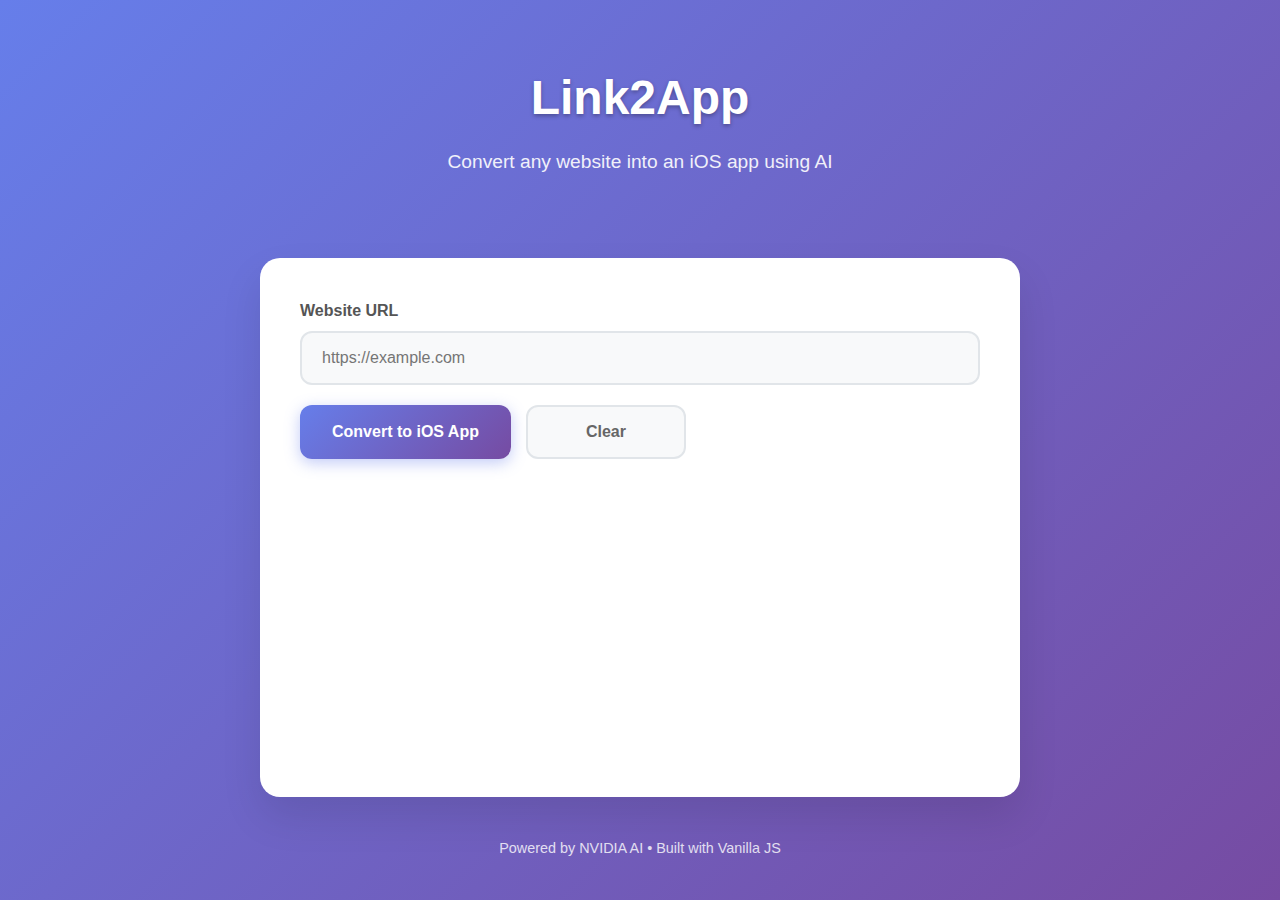
<file: index.html>
<!DOCTYPE html>
<html lang="en">
<head>
    <meta charset="UTF-8">
    <meta name="viewport" content="width=device-width, initial-scale=1.0">
    <title>Link2App - URL to iOS App Converter</title>
    <meta name="description" content="Convert any URL into an iOS app using AI">
    <link rel="icon" type="image/x-icon" href="data:image/svg+xml,<svg xmlns='http://www.w3.org/2000/svg' viewBox='0 0 100 100'><text y='.9em' font-size='90'>📱</text></svg>">
    <link rel="stylesheet" href="./src/style.css">
</head>
<body>
    <div class="app">
        <header class="header">
            <h1>Link2App</h1>
            <p class="subtitle">Convert any website into an iOS app using AI</p>
        </header>
        
        <main class="main">
            <form id="app-form" class="form">
                <div class="input-group">
                    <label for="url" class="label">Website URL</label>
                    <input
                        id="url"
                        type="url"
                        placeholder="https://example.com"
                        class="input"
                        required
                    />
                </div>
                
                <div class="button-group">
                    <button
                        type="submit"
                        class="button button-primary"
                        id="convert-btn"
                    >
                        Convert to iOS App
                    </button>
                    
                    <button
                        type="button"
                        class="button button-secondary"
                        id="clear-btn"
                    >
                        Clear
                    </button>
                </div>
            </form>

            <div id="error-message" class="alert alert-error" style="display: none;">
                <strong>Error: </strong>
                <span id="error-text"></span>
            </div>

            <div id="result" class="result" style="display: none;">
                <div id="download-result" class="alert alert-success" style="display: none;">
                    <h3>🎉 Success!</h3>
                    <p id="download-message">iOS app generated successfully!</p>
                    <a
                        id="download-link"
                        href="#"
                        download
                        class="download-link"
                    >
                        📱 Download iOS App (.ipa)
                    </a>
                </div>
                
                <div id="info-result" class="alert alert-info" style="display: none;">
                    <h3>ℹ️ Information</h3>
                    <p id="info-message"></p>
                </div>
            </div>
        </main>

        <footer class="footer">
            <p>Powered by NVIDIA AI • Built with Vanilla JS</p>
        </footer>
    </div>

    <script>
        document.addEventListener('DOMContentLoaded', function() {
            const form = document.getElementById('app-form');
            const urlInput = document.getElementById('url');
            const convertBtn = document.getElementById('convert-btn');
            const clearBtn = document.getElementById('clear-btn');
            const errorMessage = document.getElementById('error-message');
            const errorText = document.getElementById('error-text');
            const result = document.getElementById('result');
            const downloadResult = document.getElementById('download-result');
            const infoResult = document.getElementById('info-result');
            const downloadLink = document.getElementById('download-link');
            const downloadMessage = document.getElementById('download-message');
            const infoMessage = document.getElementById('info-message');

            // Clear all messages
            function clearMessages() {
                errorMessage.style.display = 'none';
                result.style.display = 'none';
                downloadResult.style.display = 'none';
                infoResult.style.display = 'none';
            }

            // Show error message
            function showError(message) {
                clearMessages();
                errorText.textContent = message;
                errorMessage.style.display = 'block';
            }

            // Show download result
            function showDownload(url, message = 'iOS app generated successfully!') {
                clearMessages();
                downloadMessage.textContent = message;
                downloadLink.href = url;
                downloadResult.style.display = 'block';
                result.style.display = 'block';
            }

            // Show info result
            function showInfo(message) {
                clearMessages();
                infoMessage.textContent = message;
                infoResult.style.display = 'block';
                result.style.display = 'block';
            }

            // Set loading state
            function setLoading(loading) {
                convertBtn.disabled = loading;
                urlInput.disabled = loading;
                clearBtn.disabled = loading;
                convertBtn.textContent = loading ? 'Converting...' : 'Convert to iOS App';
            }

            // Handle form submission
            form.addEventListener('submit', async function(e) {
                e.preventDefault();
                
                const url = urlInput.value.trim();
                if (!url) {
                    showError('Please enter a valid URL');
                    return;
                }

                setLoading(true);
                clearMessages();

                try {
                    const response = await fetch('https://integrate.api.nvidia.com/v1/chat/completions', {
                        method: 'POST',
                        headers: {
                            'Authorization': 'Bearer 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',
                            'Accept': 'application/json',
                            'Content-Type': 'application/json'
                        },
                        body: JSON.stringify({
                            model: 'meta/llama-3.1-405b-instruct',
                            messages: [
                                {
                                    role: 'system',
                                    content: 'You are an AI assistant that converts websites into iOS apps. When given a URL, analyze it and either provide a download link for an iOS .ipa file or explain what you found. If you can provide an .ipa file, respond with "DOWNLOAD: [URL]" where [URL] is the direct download link. Otherwise, provide informational text about the website.'
                                },
                                {
                                    role: 'user',
                                    content: `Convert this website to an iOS app: ${url}`
                                }
                            ],
                            max_tokens: 1024,
                            temperature: 0.7
                        })
                    });

                    if (!response.ok) {
                        throw new Error(`API request failed: ${response.status} ${response.statusText}`);
                    }

                    const data = await response.json();
                    const aiResponse = data.choices?.[0]?.message?.content || 'No response received';
                    
                    // Check if the response contains a download link
                    if (aiResponse.startsWith('DOWNLOAD:')) {
                        const downloadUrl = aiResponse.replace('DOWNLOAD:', '').trim();
                        showDownload(downloadUrl);
                    } else {
                        showInfo(aiResponse);
                    }

                } catch (err) {
                    console.error('Error:', err);
                    showError(err.message || 'An error occurred while processing your request');
                } finally {
                    setLoading(false);
                }
            });

            // Handle clear button
            clearBtn.addEventListener('click', function() {
                urlInput.value = '';
                clearMessages();
            });
        });
    </script>
</body>
</html>
</file>
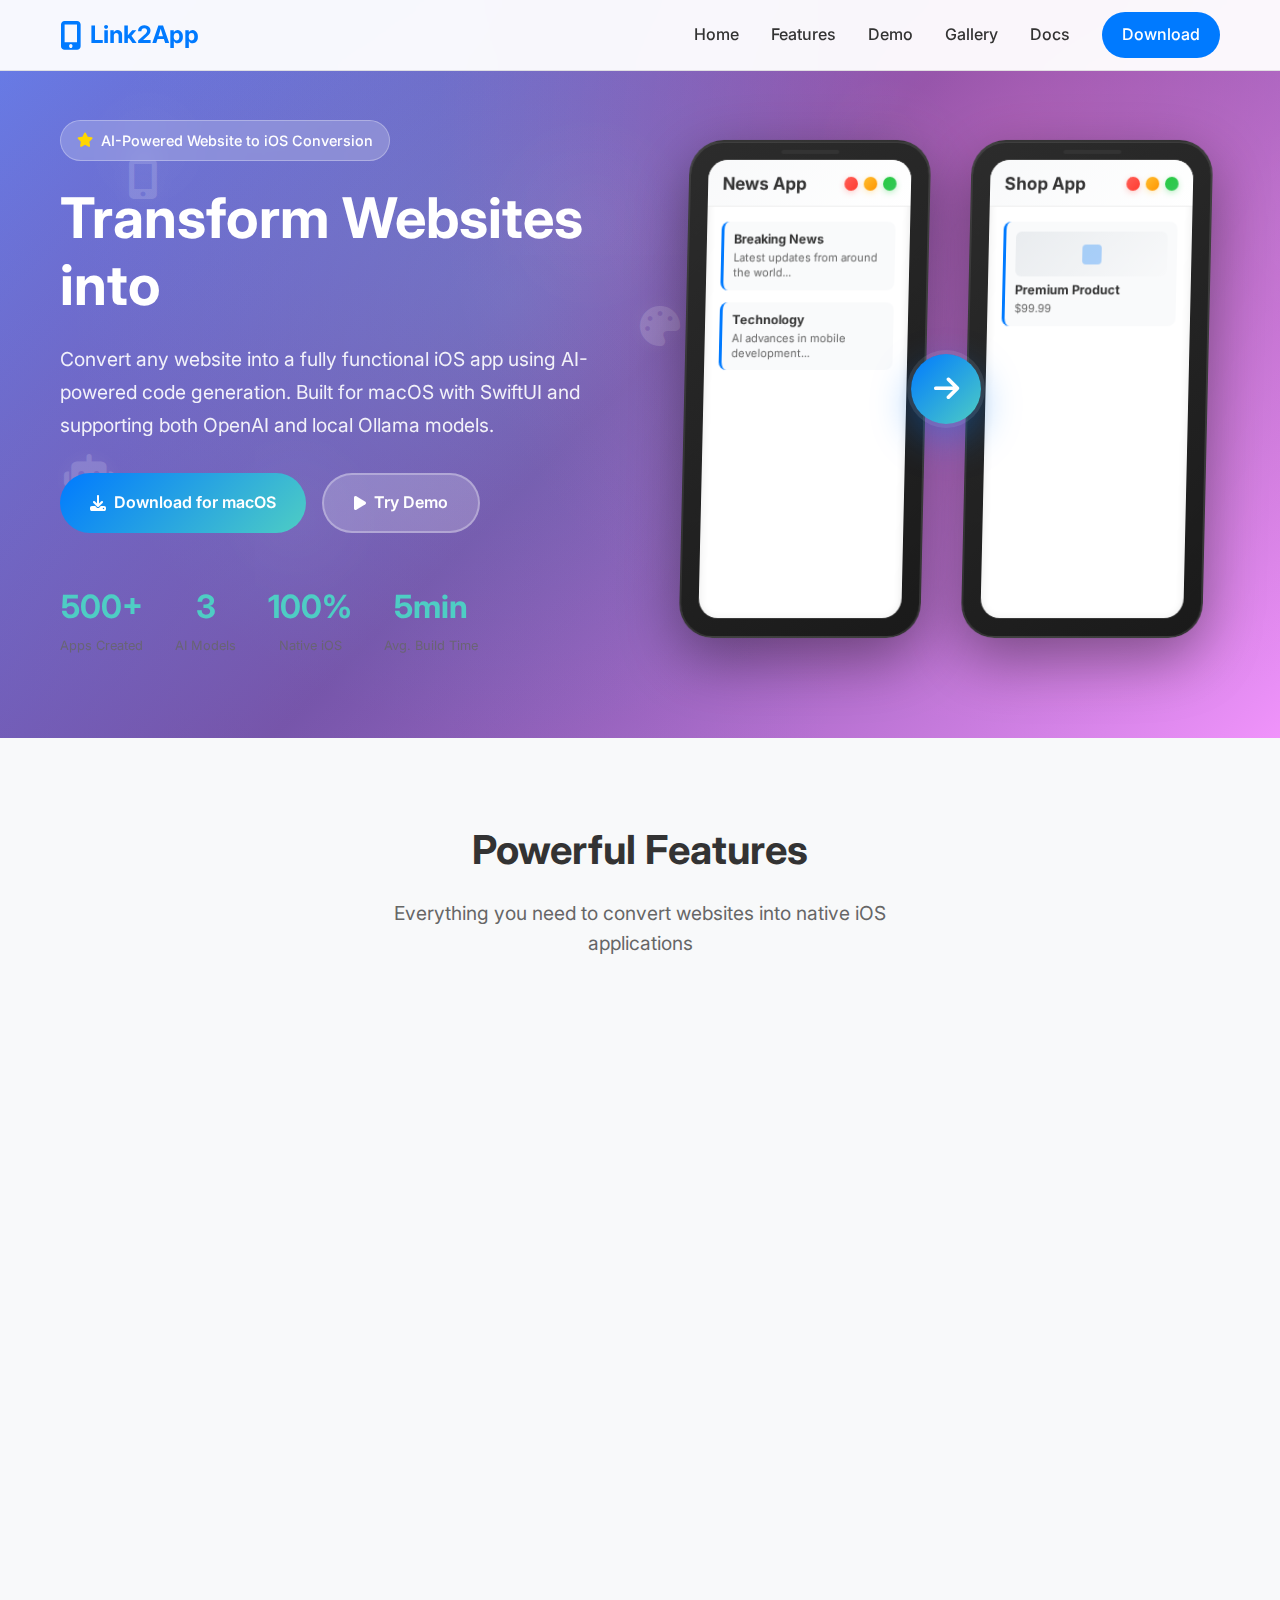
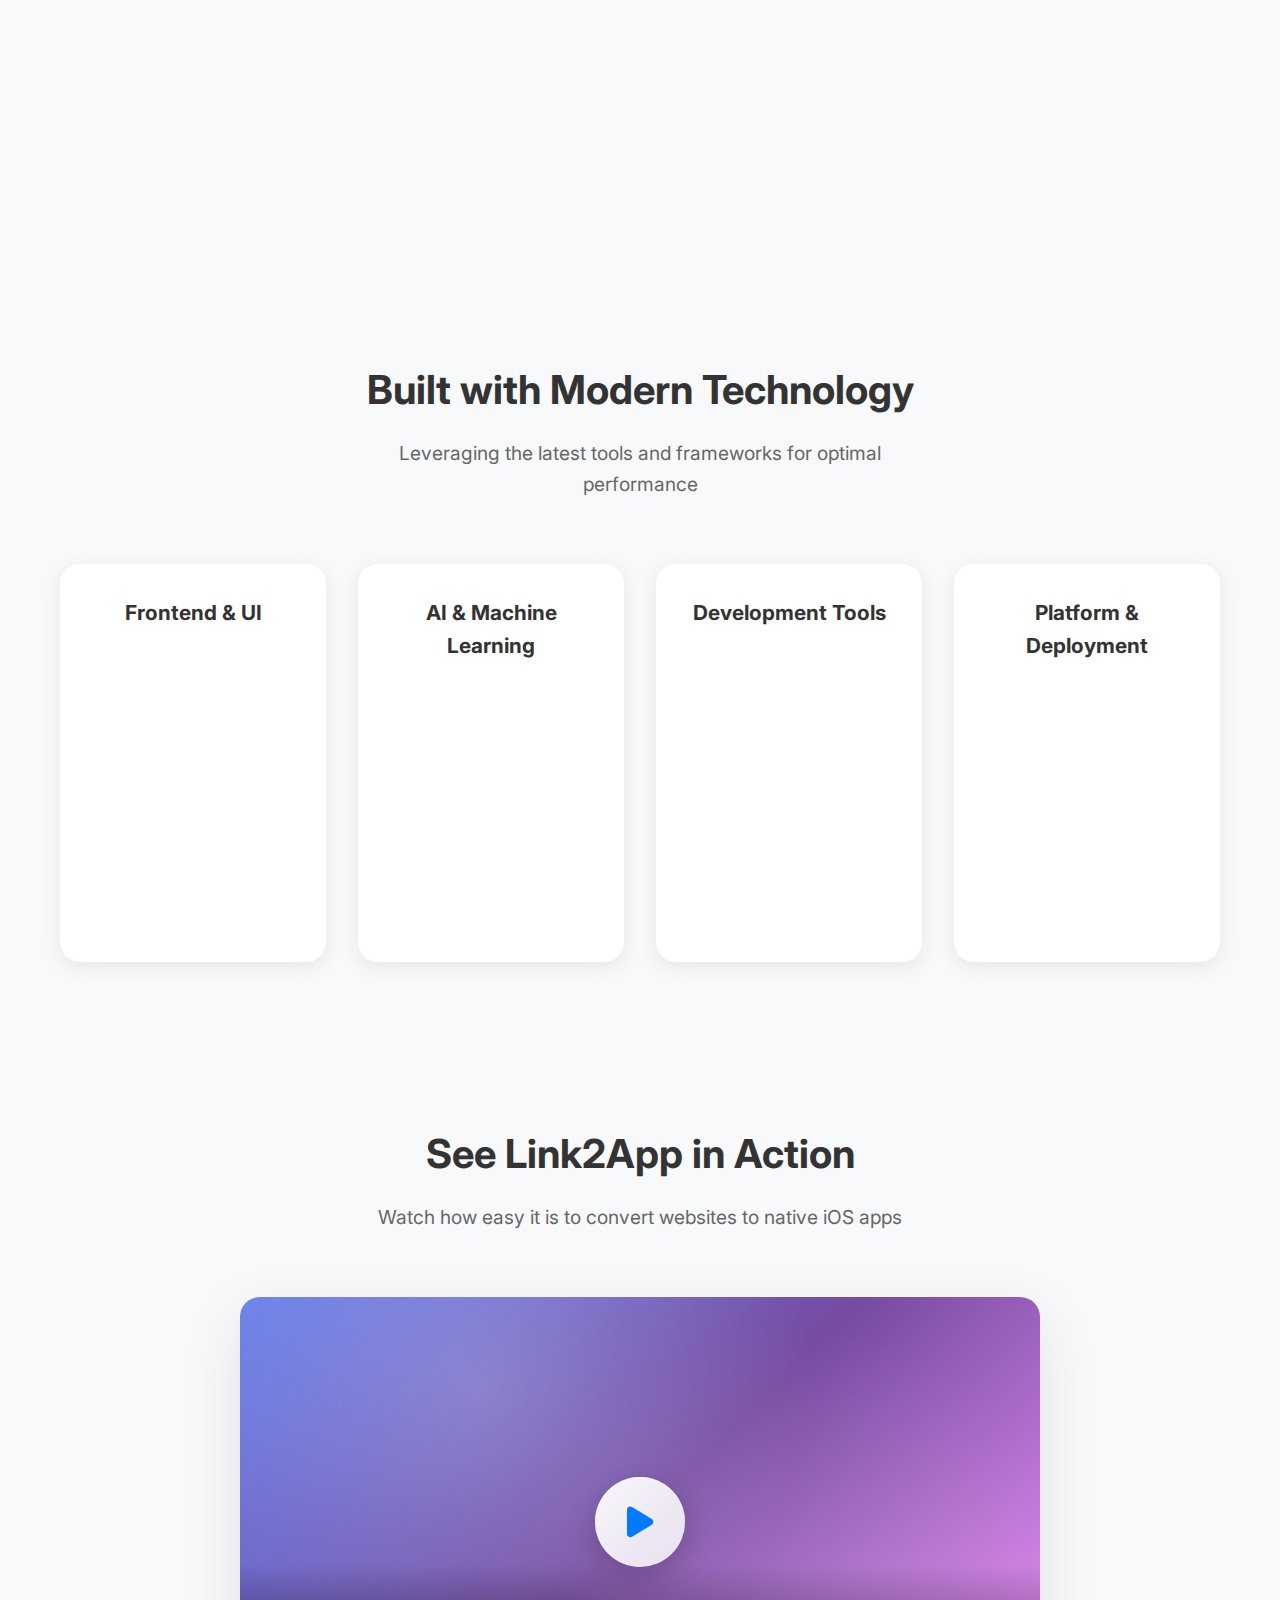
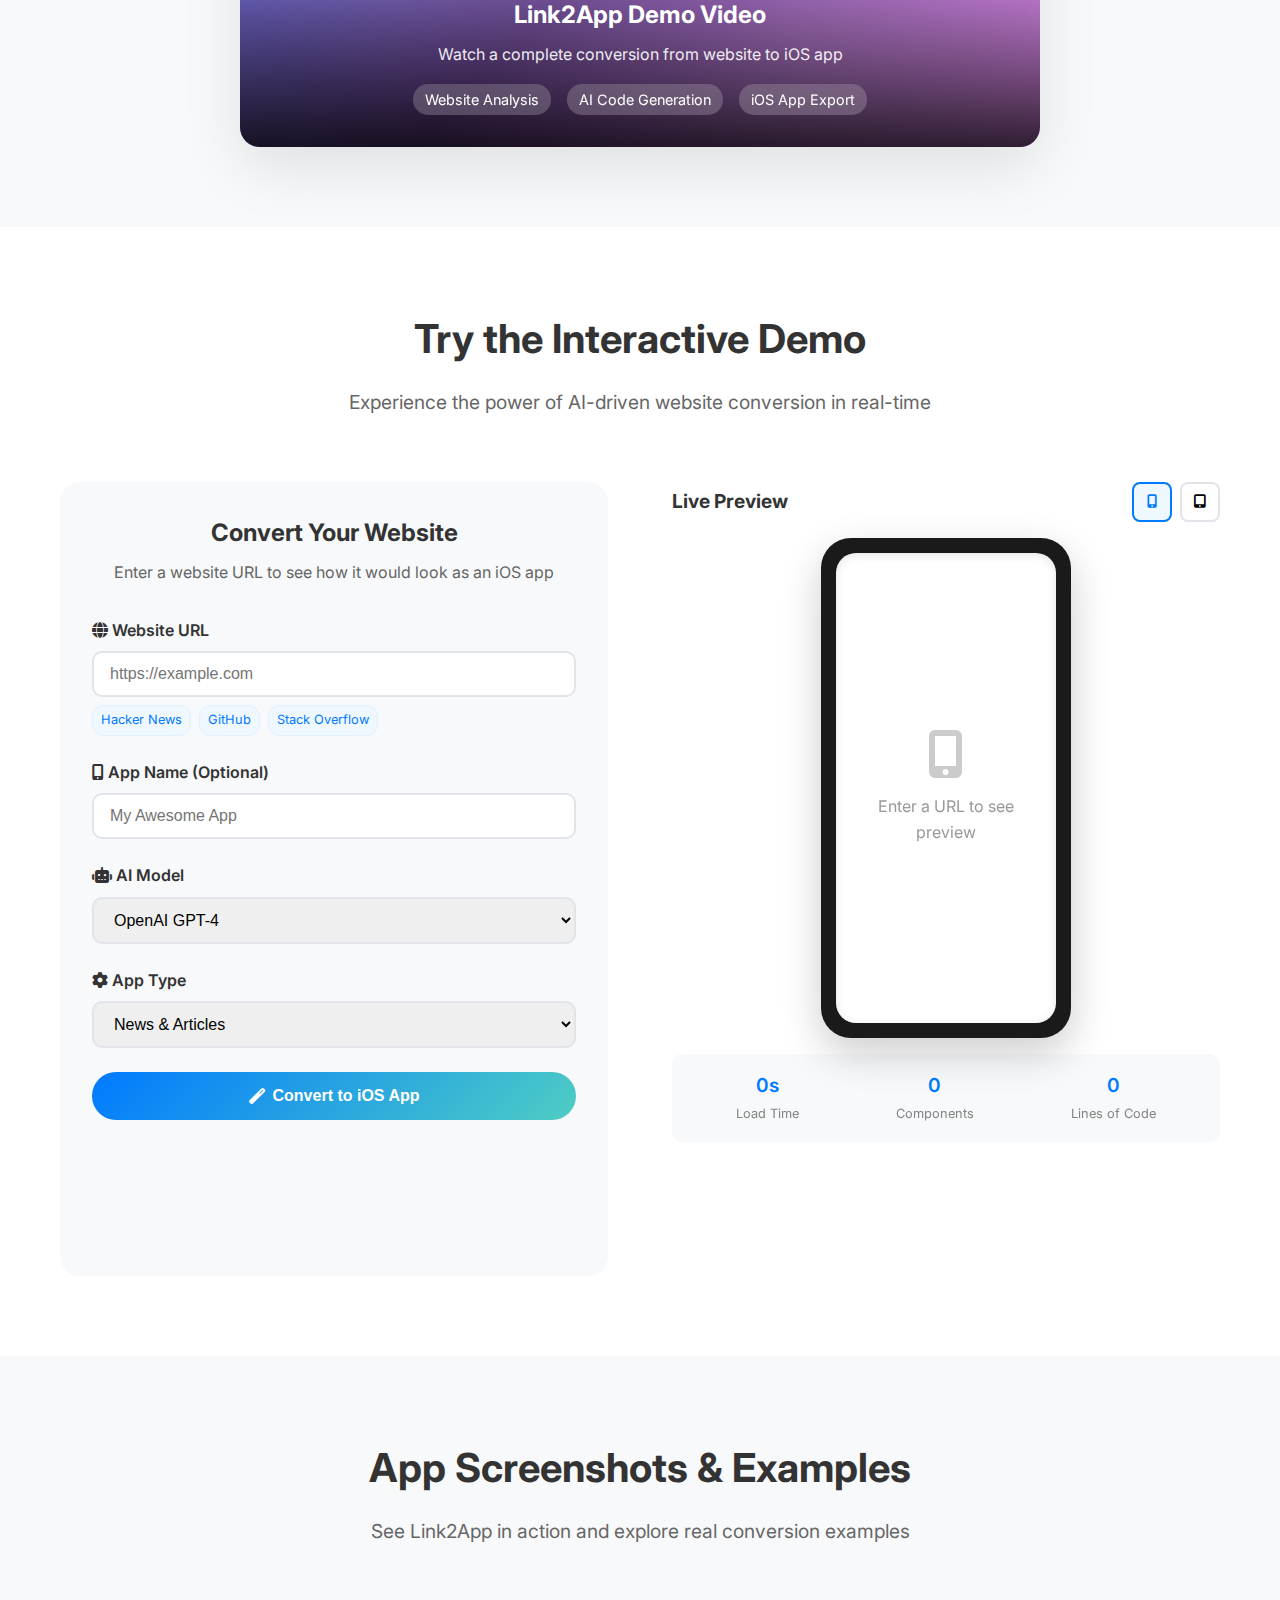
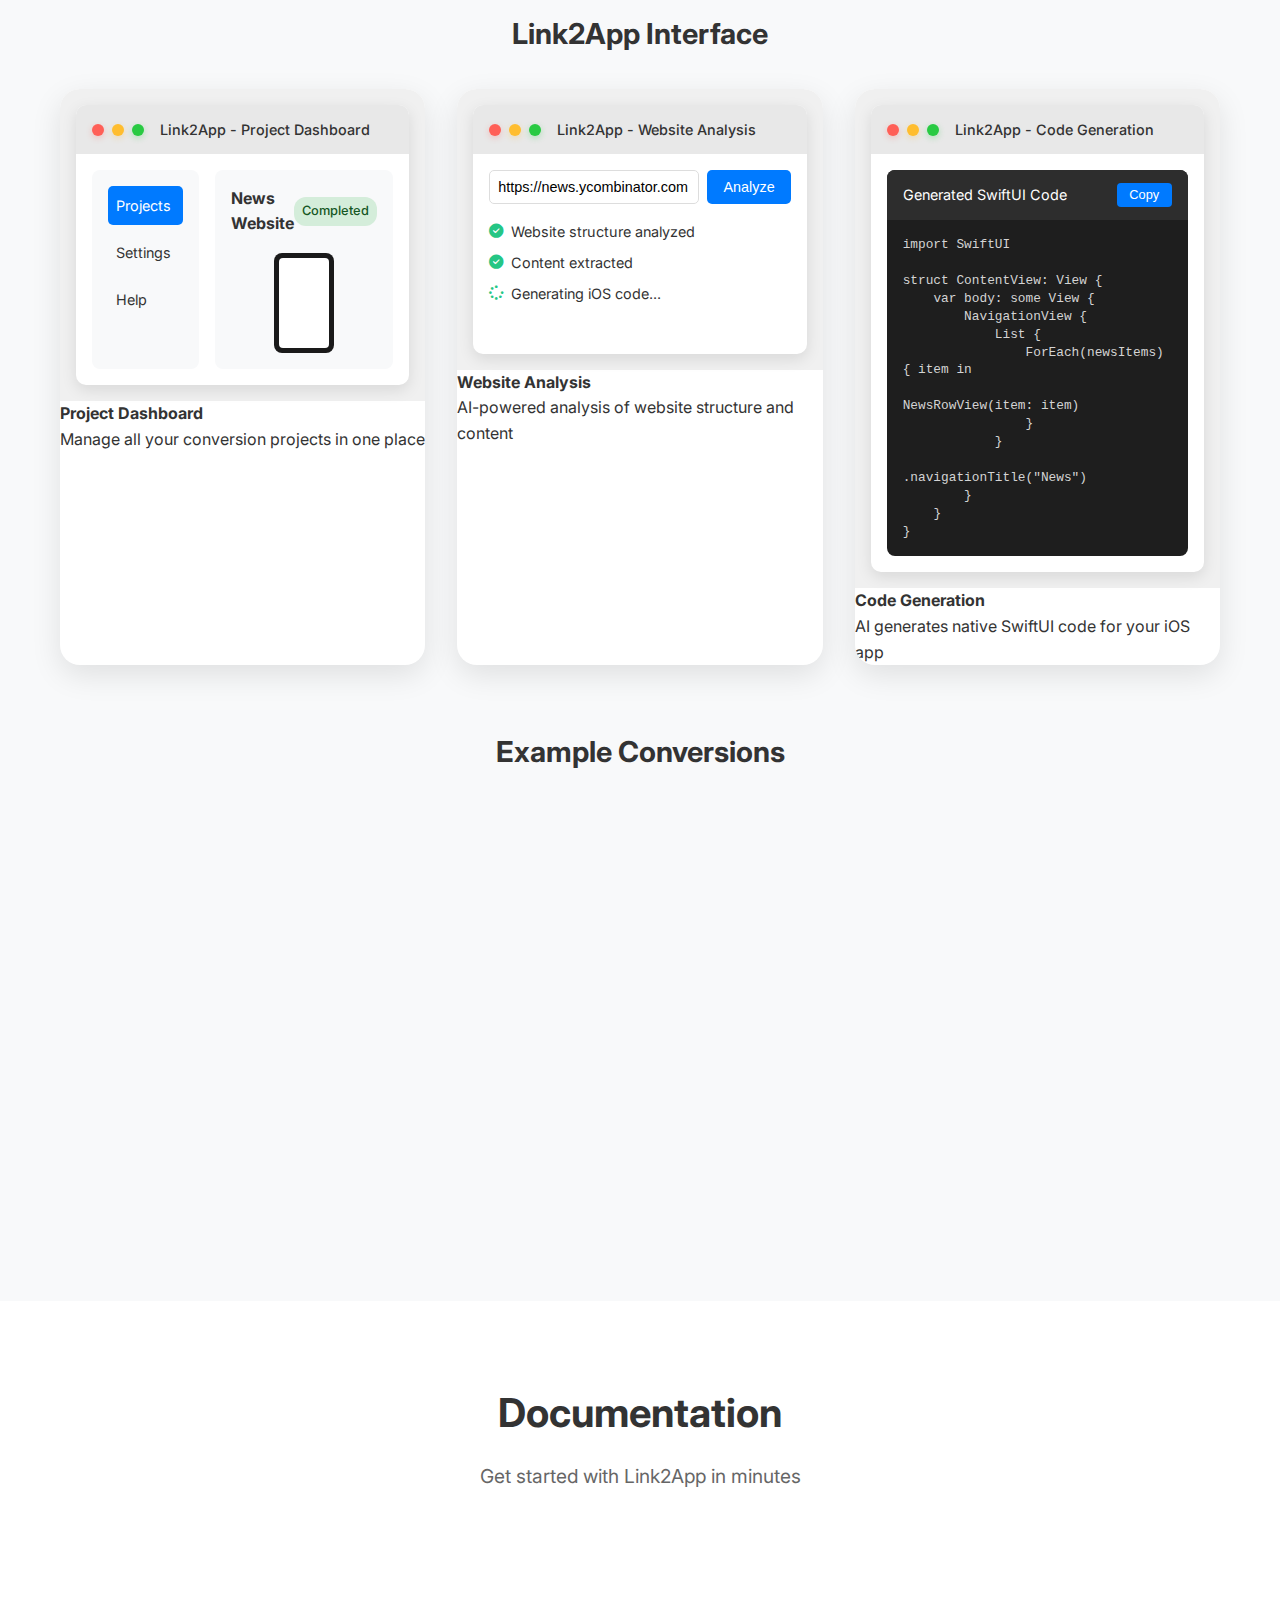
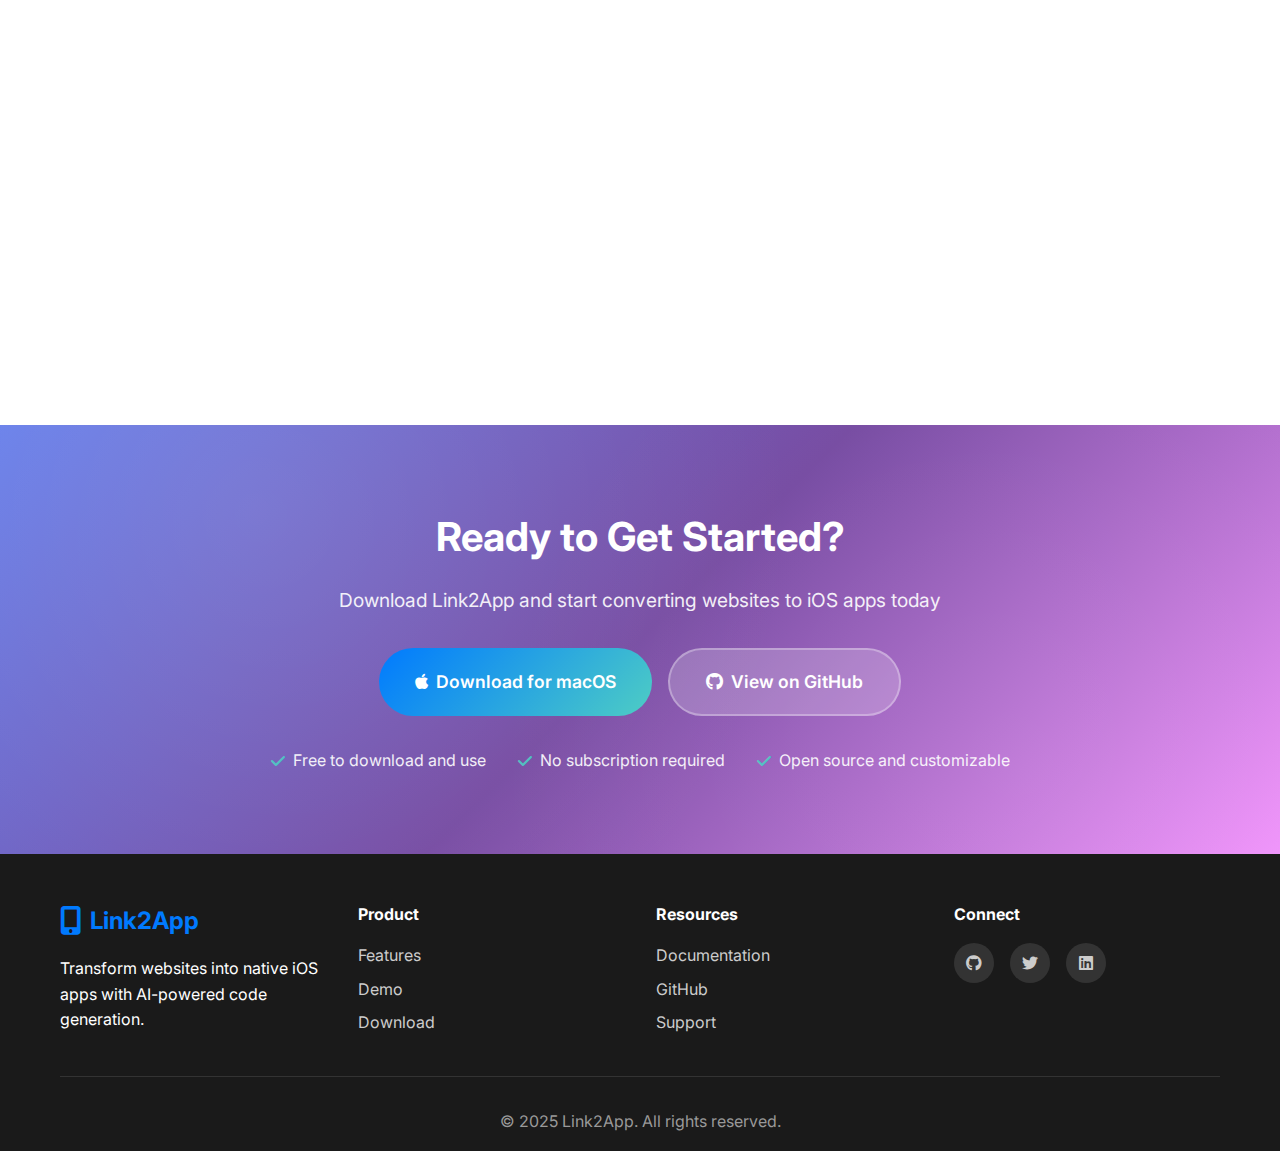
<file: docs/index.html>
<!DOCTYPE html>
<html lang="en">
  <head>
    <meta charset="utf-8" />
    <title>Link2App - Convert Websites to Native iOS Apps</title>
    <meta name="viewport" content="width=device-width, initial-scale=1" />
    <meta name="description" content="Transform any website into a native iOS app using AI-powered code generation. Built for macOS with SwiftUI." />
    <link rel="stylesheet" href="style.css" />
    <link href="https://fonts.googleapis.com/css2?family=Inter:wght@300;400;500;600;700&display=swap" rel="stylesheet">
    <link rel="stylesheet" href="https://cdnjs.cloudflare.com/ajax/libs/font-awesome/6.4.0/css/all.min.css">
  </head>
  <body>
    <!-- Navigation -->
    <nav class="navbar">
      <div class="nav-container">
        <div class="nav-logo">
          <i class="fas fa-mobile-alt"></i>
          <span>Link2App</span>
        </div>
        <div class="nav-menu" id="nav-menu">
          <a href="#home" class="nav-link">Home</a>
          <a href="#features" class="nav-link">Features</a>
          <a href="#demo" class="nav-link">Demo</a>
          <a href="#gallery" class="nav-link">Gallery</a>
          <a href="#docs" class="nav-link">Docs</a>
          <a href="#download" class="nav-link download-btn">Download</a>
        </div>
        <div class="hamburger" id="hamburger">
          <span class="bar"></span>
          <span class="bar"></span>
          <span class="bar"></span>
        </div>
      </div>
    </nav>

    <!-- Hero Section -->
    <section id="home" class="hero">
      <div class="hero-background">
        <div class="floating-elements">
          <div class="floating-icon icon-1">
            <i class="fas fa-mobile-alt"></i>
          </div>
          <div class="floating-icon icon-2">
            <i class="fas fa-bolt"></i>
          </div>
          <div class="floating-icon icon-3">
            <i class="fas fa-robot"></i>
          </div>
          <div class="floating-icon icon-4">
            <i class="fas fa-laptop-code"></i>
          </div>
          <div class="floating-icon icon-5">
            <i class="fas fa-palette"></i>
          </div>
        </div>
      </div>
      <div class="hero-container">
        <div class="hero-content">
          <div class="hero-badge">
            <i class="fas fa-star"></i>
            <span>AI-Powered Website to iOS Conversion</span>
          </div>
          <h1 class="hero-title">
            Transform Websites into
            <span class="gradient-text">Native iOS Apps</span>
          </h1>
          <p class="hero-description">
            Convert any website into a fully functional iOS app using AI-powered code generation. 
            Built for macOS with SwiftUI and supporting both OpenAI and local Ollama models.
          </p>
          <div class="hero-buttons">
            <a href="#download" class="btn btn-primary">
              <i class="fas fa-download"></i>
              Download for macOS
            </a>
            <a href="#demo" class="btn btn-secondary">
              <i class="fas fa-play"></i>
              Try Demo
            </a>
          </div>
          <div class="hero-stats">
            <div class="stat">
              <span class="stat-number">500+</span>
              <span class="stat-label">Apps Created</span>
            </div>
            <div class="stat">
              <span class="stat-number">3</span>
              <span class="stat-label">AI Models</span>
            </div>
            <div class="stat">
              <span class="stat-number">100%</span>
              <span class="stat-label">Native iOS</span>
            </div>
            <div class="stat">
              <span class="stat-number">5min</span>
              <span class="stat-label">Avg. Build Time</span>
            </div>
          </div>
        </div>
        <div class="hero-visual">
          <div class="app-showcase">
            <div class="phone-mockup phone-1">
              <div class="phone-screen">
                <div class="app-preview">
                  <div class="app-header">
                    <div class="app-title">News App</div>
                    <div class="app-controls">
                      <div class="control"></div>
                      <div class="control"></div>
                      <div class="control"></div>
                    </div>
                  </div>
                  <div class="app-content">
                    <div class="news-item">
                      <div class="news-title">Breaking News</div>
                      <div class="news-excerpt">Latest updates from around the world...</div>
                    </div>
                    <div class="news-item">
                      <div class="news-title">Technology</div>
                      <div class="news-excerpt">AI advances in mobile development...</div>
                    </div>
                  </div>
                </div>
              </div>
            </div>
            <div class="phone-mockup phone-2">
              <div class="phone-screen">
                <div class="app-preview">
                  <div class="app-header">
                    <div class="app-title">Shop App</div>
                    <div class="app-controls">
                      <div class="control"></div>
                      <div class="control"></div>
                      <div class="control"></div>
                    </div>
                  </div>
                  <div class="app-content">
                    <div class="product-item">
                      <div class="product-image"></div>
                      <div class="product-info">
                        <div class="product-name">Premium Product</div>
                        <div class="product-price">$99.99</div>
                      </div>
                    </div>
                  </div>
                </div>
              </div>
            </div>
            <div class="conversion-arrow">
              <i class="fas fa-arrow-right"></i>
            </div>
          </div>
        </div>
      </div>
    </section>

    <!-- Features Section -->
    <section id="features" class="features">
      <div class="container">
        <div class="section-header">
          <h2>Powerful Features</h2>
          <p>Everything you need to convert websites into native iOS applications</p>
        </div>
        <div class="features-grid">
          <div class="feature-card">
            <div class="feature-icon">
              <i class="fas fa-robot"></i>
            </div>
            <h3>AI-Powered Conversion</h3>
            <p>Uses OpenAI GPT-4, Claude 3.5, or Ollama for intelligent code generation and website analysis.</p>
            <div class="feature-badge">3 AI Models</div>
          </div>
          <div class="feature-card">
            <div class="feature-icon">
              <i class="fas fa-mobile-alt"></i>
            </div>
            <h3>Native iOS Apps</h3>
            <p>Creates true native iOS apps with SwiftUI, not web wrappers or hybrid solutions.</p>
            <div class="feature-badge">100% Native</div>
          </div>
          <div class="feature-card">
            <div class="feature-icon">
              <i class="fas fa-eye"></i>
            </div>
            <h3>Real-time Preview</h3>
            <p>See analysis and generation progress in real-time with live preview capabilities.</p>
            <div class="feature-badge">Live Updates</div>
          </div>
          <div class="feature-card">
            <div class="feature-icon">
              <i class="fas fa-cogs"></i>
            </div>
            <h3>Customizable</h3>
            <p>Fine-tune AI behavior, customize styling, and configure app features to your needs.</p>
            <div class="feature-badge">Full Control</div>
          </div>
          <div class="feature-card">
            <div class="feature-icon">
              <i class="fas fa-download"></i>
            </div>
            <h3>Export Ready</h3>
            <p>Export complete Xcode projects ready for App Store submission or development.</p>
            <div class="feature-badge">One-Click Export</div>
          </div>
          <div class="feature-card">
            <div class="feature-icon">
              <i class="fas fa-shield-alt"></i>
            </div>
            <h3>Privacy First</h3>
            <p>Use local Ollama models for complete privacy and offline processing capabilities.</p>
            <div class="feature-badge">Offline Mode</div>
          </div>
        </div>
      </div>
    </section>

    <!-- Technology Stack Section -->
    <section id="tech-stack" class="tech-stack">
      <div class="container">
        <div class="section-header">
          <h2>Built with Modern Technology</h2>
          <p>Leveraging the latest tools and frameworks for optimal performance</p>
        </div>
        <div class="tech-grid">
          <div class="tech-category">
            <h3>Frontend & UI</h3>
            <div class="tech-items">
              <div class="tech-item">
                <div class="tech-icon">
                  <i class="fab fa-swift"></i>
                </div>
                <span>SwiftUI</span>
              </div>
              <div class="tech-item">
                <div class="tech-icon">
                  <i class="fas fa-code"></i>
                </div>
                <span>Swift</span>
              </div>
              <div class="tech-item">
                <div class="tech-icon">
                  <i class="fas fa-bolt"></i>
                </div>
                <span>Combine</span>
              </div>
            </div>
          </div>
          <div class="tech-category">
            <h3>AI & Machine Learning</h3>
            <div class="tech-items">
              <div class="tech-item">
                <div class="tech-icon">
                  <i class="fas fa-brain"></i>
                </div>
                <span>OpenAI GPT-4</span>
              </div>
              <div class="tech-item">
                <div class="tech-icon">
                  <i class="fas fa-robot"></i>
                </div>
                <span>Claude 3.5</span>
              </div>
              <div class="tech-item">
                <div class="tech-icon">
                  <i class="fas fa-home"></i>
                </div>
                <span>Ollama</span>
              </div>
            </div>
          </div>
          <div class="tech-category">
            <h3>Development Tools</h3>
            <div class="tech-items">
              <div class="tech-item">
                <div class="tech-icon">
                  <i class="fas fa-laptop-code"></i>
                </div>
                <span>Xcode</span>
              </div>
              <div class="tech-item">
                <div class="tech-icon">
                  <i class="fas fa-tools"></i>
                </div>
                <span>Swift Package Manager</span>
              </div>
              <div class="tech-item">
                <div class="tech-icon">
                  <i class="fab fa-git-alt"></i>
                </div>
                <span>Git</span>
              </div>
            </div>
          </div>
          <div class="tech-category">
            <h3>Platform & Deployment</h3>
            <div class="tech-items">
              <div class="tech-item">
                <div class="tech-icon">
                  <i class="fab fa-apple"></i>
                </div>
                <span>macOS</span>
              </div>
              <div class="tech-item">
                <div class="tech-icon">
                  <i class="fas fa-mobile-alt"></i>
                </div>
                <span>iOS</span>
              </div>
              <div class="tech-item">
                <div class="tech-icon">
                  <i class="fas fa-cloud"></i>
                </div>
                <span>App Store</span>
              </div>
            </div>
          </div>
        </div>
      </div>
    </section>

    <!-- Video Demo Section -->
    <section id="video-demo" class="video-demo">
      <div class="container">
        <div class="section-header">
          <h2>See Link2App in Action</h2>
          <p>Watch how easy it is to convert websites to native iOS apps</p>
        </div>
        <div class="video-container">
          <div class="video-wrapper">
            <div class="video-placeholder">
              <div class="play-button">
                <i class="fas fa-play"></i>
              </div>
              <div class="video-overlay">
                <h3>Link2App Demo Video</h3>
                <p>Watch a complete conversion from website to iOS app</p>
                <div class="video-features">
                  <div class="feature-tag">Website Analysis</div>
                  <div class="feature-tag">AI Code Generation</div>
                  <div class="feature-tag">iOS App Export</div>
                </div>
              </div>
            </div>
          </div>
        </div>
      </div>
    </section>

    <!-- Interactive Demo Section -->
    <section id="demo" class="demo">
      <div class="container">
        <div class="section-header">
          <h2>Try the Interactive Demo</h2>
          <p>Experience the power of AI-driven website conversion in real-time</p>
        </div>
        <div class="demo-container">
          <div class="demo-form">
            <div class="demo-header">
              <h3>Convert Your Website</h3>
              <p>Enter a website URL to see how it would look as an iOS app</p>
            </div>
            <form id="conversionForm">
              <div class="form-group">
                <label for="urlInput">
                  <i class="fas fa-globe"></i>
                  Website URL
                </label>
                <input type="url" id="urlInput" placeholder="https://example.com" required>
                <div class="input-suggestions">
                  <span class="suggestion" data-url="https://news.ycombinator.com">Hacker News</span>
                  <span class="suggestion" data-url="https://github.com">GitHub</span>
                  <span class="suggestion" data-url="https://stackoverflow.com">Stack Overflow</span>
                </div>
              </div>
              <div class="form-group">
                <label for="appName">
                  <i class="fas fa-mobile-alt"></i>
                  App Name (Optional)
                </label>
                <input type="text" id="appName" placeholder="My Awesome App">
              </div>
              <div class="form-group">
                <label for="aiModel">
                  <i class="fas fa-robot"></i>
                  AI Model
                </label>
                <select id="aiModel">
                  <option value="openai">OpenAI GPT-4</option>
                  <option value="ollama">Ollama Local</option>
                  <option value="claude">Claude 3.5</option>
                </select>
              </div>
              <div class="form-group">
                <label for="appType">
                  <i class="fas fa-cog"></i>
                  App Type
                </label>
                <select id="appType">
                  <option value="news">News & Articles</option>
                  <option value="ecommerce">E-commerce</option>
                  <option value="portfolio">Portfolio</option>
                  <option value="blog">Blog</option>
                  <option value="corporate">Corporate</option>
                </select>
              </div>
              <button type="submit" class="btn btn-primary btn-full">
                <i class="fas fa-magic"></i>
                Convert to iOS App
                <span class="btn-loading">
                  <i class="fas fa-spinner fa-spin"></i>
                </span>
              </button>
            </form>
            <div id="result" class="result-container"></div>
          </div>
          <div class="demo-preview">
            <div class="preview-header">
              <h3>Live Preview</h3>
              <div class="preview-controls">
                <button class="control-btn active" data-view="phone">
                  <i class="fas fa-mobile-alt"></i>
                </button>
                <button class="control-btn" data-view="tablet">
                  <i class="fas fa-tablet-alt"></i>
                </button>
              </div>
            </div>
            <div class="preview-phone">
              <div class="phone-frame">
                <div class="phone-screen">
                  <div id="appPreview" class="app-preview">
                    <div class="preview-placeholder">
                      <i class="fas fa-mobile-alt"></i>
                      <p>Enter a URL to see preview</p>
                    </div>
                  </div>
                </div>
              </div>
            </div>
            <div class="preview-stats">
              <div class="stat-item">
                <span class="stat-value" id="loadTime">0s</span>
                <span class="stat-label">Load Time</span>
              </div>
              <div class="stat-item">
                <span class="stat-value" id="components">0</span>
                <span class="stat-label">Components</span>
              </div>
              <div class="stat-item">
                <span class="stat-value" id="linesOfCode">0</span>
                <span class="stat-label">Lines of Code</span>
              </div>
            </div>
          </div>
        </div>
      </div>
    </section>

    <!-- Screenshots Gallery Section -->
    <section id="gallery" class="gallery">
      <div class="container">
        <div class="section-header">
          <h2>App Screenshots & Examples</h2>
          <p>See Link2App in action and explore real conversion examples</p>
        </div>
        
        <!-- App Interface Screenshots -->
        <div class="screenshots-section">
          <h3>Link2App Interface</h3>
          <div class="screenshots-grid">
            <div class="screenshot-item">
              <div class="screenshot-mockup">
                <div class="mac-window">
                  <div class="window-header">
                    <div class="window-controls">
                      <div class="control red"></div>
                      <div class="control yellow"></div>
                      <div class="control green"></div>
                    </div>
                    <div class="window-title">Link2App - Project Dashboard</div>
                  </div>
                  <div class="window-content">
                    <div class="app-interface">
                      <div class="sidebar">
                        <div class="sidebar-item active">Projects</div>
                        <div class="sidebar-item">Settings</div>
                        <div class="sidebar-item">Help</div>
                      </div>
                      <div class="main-content">
                        <div class="project-card">
                          <div class="project-header">
                            <h4>News Website</h4>
                            <span class="status completed">Completed</span>
                          </div>
                          <div class="project-preview">
                            <div class="mini-phone">
                              <div class="mini-screen"></div>
                            </div>
                          </div>
                        </div>
                      </div>
                    </div>
                  </div>
                </div>
              </div>
              <h4>Project Dashboard</h4>
              <p>Manage all your conversion projects in one place</p>
            </div>
            
            <div class="screenshot-item">
              <div class="screenshot-mockup">
                <div class="mac-window">
                  <div class="window-header">
                    <div class="window-controls">
                      <div class="control red"></div>
                      <div class="control yellow"></div>
                      <div class="control green"></div>
                    </div>
                    <div class="window-title">Link2App - Website Analysis</div>
                  </div>
                  <div class="window-content">
                    <div class="analysis-interface">
                      <div class="url-input">
                        <input type="text" placeholder="https://example.com" value="https://news.ycombinator.com">
                        <button class="analyze-btn">Analyze</button>
                      </div>
                      <div class="analysis-results">
                        <div class="result-item">
                          <i class="fas fa-check-circle"></i>
                          <span>Website structure analyzed</span>
                        </div>
                        <div class="result-item">
                          <i class="fas fa-check-circle"></i>
                          <span>Content extracted</span>
                        </div>
                        <div class="result-item">
                          <i class="fas fa-spinner fa-spin"></i>
                          <span>Generating iOS code...</span>
                        </div>
                      </div>
                    </div>
                  </div>
                </div>
              </div>
              <h4>Website Analysis</h4>
              <p>AI-powered analysis of website structure and content</p>
            </div>
            
            <div class="screenshot-item">
              <div class="screenshot-mockup">
                <div class="mac-window">
                  <div class="window-header">
                    <div class="window-controls">
                      <div class="control red"></div>
                      <div class="control yellow"></div>
                      <div class="control green"></div>
                    </div>
                    <div class="window-title">Link2App - Code Generation</div>
                  </div>
                  <div class="window-content">
                    <div class="code-interface">
                      <div class="code-header">
                        <span>Generated SwiftUI Code</span>
                        <button class="copy-btn">Copy</button>
                      </div>
                      <div class="code-content">
                        <pre><code>import SwiftUI

struct ContentView: View {
    var body: some View {
        NavigationView {
            List {
                ForEach(newsItems) { item in
                    NewsRowView(item: item)
                }
            }
            .navigationTitle("News")
        }
    }
}</code></pre>
                      </div>
                    </div>
                  </div>
                </div>
              </div>
              <h4>Code Generation</h4>
              <p>AI generates native SwiftUI code for your iOS app</p>
            </div>
          </div>
        </div>

        <!-- Example Conversions -->
        <div class="examples-section">
          <h3>Example Conversions</h3>
          <div class="gallery-grid">
            <div class="gallery-item">
              <div class="gallery-preview">
                <div class="preview-app">
                  <div class="app-header">
                    <span>News App</span>
                  </div>
                  <div class="app-content">
                    <div class="news-item">
                      <div class="news-title">Breaking News</div>
                      <div class="news-excerpt">Latest updates from around the world...</div>
                    </div>
                  </div>
                </div>
              </div>
              <h3>News Website</h3>
              <p>Converted news site with native navigation and article views</p>
              <div class="conversion-badge">
                <i class="fas fa-arrow-right"></i>
                <span>Hacker News → iOS App</span>
              </div>
            </div>
            <div class="gallery-item">
              <div class="gallery-preview">
                <div class="preview-app">
                  <div class="app-header">
                    <span>E-commerce</span>
                  </div>
                  <div class="app-content">
                    <div class="product-item">
                      <div class="product-image"></div>
                      <div class="product-info">
                        <div class="product-name">Product Name</div>
                        <div class="product-price">$99.99</div>
                      </div>
                    </div>
                  </div>
                </div>
              </div>
              <h3>E-commerce Store</h3>
              <p>Online store converted with shopping cart and product views</p>
              <div class="conversion-badge">
                <i class="fas fa-arrow-right"></i>
                <span>Shopify Store → iOS App</span>
              </div>
            </div>
            <div class="gallery-item">
              <div class="gallery-preview">
                <div class="preview-app">
                  <div class="app-header">
                    <span>Portfolio</span>
                  </div>
                  <div class="app-content">
                    <div class="portfolio-item">
                      <div class="portfolio-image"></div>
                      <div class="portfolio-title">Project Title</div>
                    </div>
                  </div>
                </div>
              </div>
              <h3>Portfolio Site</h3>
              <p>Creative portfolio with image galleries and project showcases</p>
              <div class="conversion-badge">
                <i class="fas fa-arrow-right"></i>
                <span>Personal Site → iOS App</span>
              </div>
            </div>
          </div>
        </div>
      </div>
    </section>

    <!-- Documentation Section -->
    <section id="docs" class="docs">
      <div class="container">
        <div class="section-header">
          <h2>Documentation</h2>
          <p>Get started with Link2App in minutes</p>
        </div>
        <div class="docs-grid">
          <div class="doc-card">
            <div class="doc-icon">
              <i class="fas fa-download"></i>
            </div>
            <h3>Installation</h3>
            <p>Download and set up Link2App on your macOS system</p>
            <ul>
              <li>macOS 14.0 or later</li>
              <li>Xcode 15.0 or later</li>
              <li>Apple Silicon Mac</li>
            </ul>
          </div>
          <div class="doc-card">
            <div class="doc-icon">
              <i class="fas fa-cog"></i>
            </div>
            <h3>Configuration</h3>
            <p>Set up AI models and configure your preferences</p>
            <ul>
              <li>OpenAI API key setup</li>
              <li>Ollama local model configuration</li>
              <li>Custom prompt templates</li>
            </ul>
          </div>
          <div class="doc-card">
            <div class="doc-icon">
              <i class="fas fa-play"></i>
            </div>
            <h3>Usage Guide</h3>
            <p>Learn how to convert websites to iOS apps</p>
            <ul>
              <li>Creating new projects</li>
              <li>Website analysis process</li>
              <li>Code generation and export</li>
            </ul>
          </div>
        </div>
      </div>
    </section>

    <!-- Download Section -->
    <section id="download" class="download">
      <div class="container">
        <div class="download-content">
          <h2>Ready to Get Started?</h2>
          <p>Download Link2App and start converting websites to iOS apps today</p>
          <div class="download-buttons">
            <a href="#" class="btn btn-primary btn-large">
              <i class="fab fa-apple"></i>
              Download for macOS
            </a>
            <a href="https://github.com/ttracx/link2app" class="btn btn-secondary btn-large">
              <i class="fab fa-github"></i>
              View on GitHub
            </a>
          </div>
          <div class="download-info">
            <p><i class="fas fa-check"></i> Free to download and use</p>
            <p><i class="fas fa-check"></i> No subscription required</p>
            <p><i class="fas fa-check"></i> Open source and customizable</p>
          </div>
        </div>
      </div>
    </section>

    <!-- Footer -->
    <footer class="footer">
      <div class="container">
        <div class="footer-content">
          <div class="footer-section">
            <div class="footer-logo">
              <i class="fas fa-mobile-alt"></i>
              <span>Link2App</span>
            </div>
            <p>Transform websites into native iOS apps with AI-powered code generation.</p>
          </div>
          <div class="footer-section">
            <h4>Product</h4>
            <ul>
              <li><a href="#features">Features</a></li>
              <li><a href="#demo">Demo</a></li>
              <li><a href="#download">Download</a></li>
            </ul>
          </div>
          <div class="footer-section">
            <h4>Resources</h4>
            <ul>
              <li><a href="#docs">Documentation</a></li>
              <li><a href="https://github.com/ttracx/link2app">GitHub</a></li>
              <li><a href="#">Support</a></li>
            </ul>
          </div>
          <div class="footer-section">
            <h4>Connect</h4>
            <div class="social-links">
              <a href="#"><i class="fab fa-github"></i></a>
              <a href="#"><i class="fab fa-twitter"></i></a>
              <a href="#"><i class="fab fa-linkedin"></i></a>
            </div>
          </div>
        </div>
        <div class="footer-bottom">
          <p>&copy; 2025 Link2App. All rights reserved.</p>
        </div>
      </div>
    </footer>

    <script src="main.js"></script>
  </body>
</html>
</file>
<file: src/style.css>
/* Reset and base styles */
* {
    margin: 0;
    padding: 0;
    box-sizing: border-box;
}

body {
    font-family: -apple-system, BlinkMacSystemFont, 'Segoe UI', 'Roboto', 'Helvetica Neue', Arial, sans-serif;
    line-height: 1.6;
    color: #333;
    background: linear-gradient(135deg, #667eea 0%, #764ba2 100%);
    min-height: 100vh;
}

/* App container */
.app {
    min-height: 100vh;
    display: flex;
    flex-direction: column;
    max-width: 800px;
    margin: 0 auto;
    padding: 20px;
}

/* Header */
.header {
    text-align: center;
    color: white;
    margin-bottom: 40px;
    padding: 40px 0;
}

.header h1 {
    font-size: 3rem;
    font-weight: 700;
    margin-bottom: 10px;
    text-shadow: 0 2px 4px rgba(0, 0, 0, 0.3);
}

.subtitle {
    font-size: 1.2rem;
    opacity: 0.9;
    font-weight: 300;
}

/* Main content */
.main {
    flex: 1;
    background: white;
    border-radius: 20px;
    padding: 40px;
    box-shadow: 0 20px 40px rgba(0, 0, 0, 0.1);
    margin-bottom: 20px;
}

/* Form */
.form {
    margin-bottom: 30px;
}

.input-group {
    margin-bottom: 20px;
}

.label {
    display: block;
    margin-bottom: 8px;
    font-weight: 600;
    color: #555;
    font-size: 1rem;
}

.input {
    width: 100%;
    padding: 16px 20px;
    border: 2px solid #e1e5e9;
    border-radius: 12px;
    font-size: 1rem;
    transition: all 0.3s ease;
    background: #f8f9fa;
}

.input:focus {
    outline: none;
    border-color: #667eea;
    background: white;
    box-shadow: 0 0 0 3px rgba(102, 126, 234, 0.1);
}

.input:disabled {
    background: #f5f5f5;
    color: #999;
    cursor: not-allowed;
}

/* Buttons */
.button-group {
    display: flex;
    gap: 15px;
    flex-wrap: wrap;
}

.button {
    padding: 16px 32px;
    border: none;
    border-radius: 12px;
    font-size: 1rem;
    font-weight: 600;
    cursor: pointer;
    transition: all 0.3s ease;
    min-width: 160px;
    display: flex;
    align-items: center;
    justify-content: center;
}

.button-primary {
    background: linear-gradient(135deg, #667eea 0%, #764ba2 100%);
    color: white;
    box-shadow: 0 4px 15px rgba(102, 126, 234, 0.4);
}

.button-primary:hover:not(:disabled) {
    transform: translateY(-2px);
    box-shadow: 0 6px 20px rgba(102, 126, 234, 0.6);
}

.button-secondary {
    background: #f8f9fa;
    color: #666;
    border: 2px solid #e1e5e9;
}

.button-secondary:hover:not(:disabled) {
    background: #e9ecef;
    border-color: #ced4da;
}

.button:disabled {
    opacity: 0.6;
    cursor: not-allowed;
    transform: none !important;
    box-shadow: none !important;
}

/* Alerts */
.alert {
    padding: 20px;
    border-radius: 12px;
    margin-bottom: 20px;
    border-left: 4px solid;
}

.alert h3 {
    margin-bottom: 10px;
    font-size: 1.2rem;
}

.alert p {
    margin-bottom: 15px;
    line-height: 1.6;
}

.alert-error {
    background: #fff5f5;
    border-left-color: #f56565;
    color: #c53030;
}

.alert-success {
    background: #f0fff4;
    border-left-color: #48bb78;
    color: #2f855a;
}

.alert-info {
    background: #ebf8ff;
    border-left-color: #4299e1;
    color: #2b6cb0;
}

/* Download link */
.download-link {
    display: inline-block;
    padding: 12px 24px;
    background: linear-gradient(135deg, #48bb78 0%, #38a169 100%);
    color: white;
    text-decoration: none;
    border-radius: 10px;
    font-weight: 600;
    transition: all 0.3s ease;
    box-shadow: 0 4px 15px rgba(72, 187, 120, 0.4);
}

.download-link:hover {
    transform: translateY(-2px);
    box-shadow: 0 6px 20px rgba(72, 187, 120, 0.6);
    text-decoration: none;
    color: white;
}

/* Result section */
.result {
    animation: fadeIn 0.5s ease-in;
}

@keyframes fadeIn {
    from {
        opacity: 0;
        transform: translateY(20px);
    }
    to {
        opacity: 1;
        transform: translateY(0);
    }
}

/* Footer */
.footer {
    text-align: center;
    color: white;
    opacity: 0.8;
    padding: 20px 0;
}

.footer p {
    font-size: 0.9rem;
}

/* Responsive design */
@media (max-width: 768px) {
    .app {
        padding: 15px;
    }
    
    .header h1 {
        font-size: 2.5rem;
    }
    
    .main {
        padding: 30px 20px;
    }
    
    .button-group {
        flex-direction: column;
    }
    
    .button {
        width: 100%;
        min-width: unset;
    }
}

@media (max-width: 480px) {
    .header h1 {
        font-size: 2rem;
    }
    
    .subtitle {
        font-size: 1rem;
    }
    
    .main {
        padding: 25px 15px;
    }
    
    .input {
        padding: 14px 16px;
    }
    
    .button {
        padding: 14px 24px;
    }
}
</file>
<file: docs/style.css>
/* Reset and Base Styles */
* {
  margin: 0;
  padding: 0;
  box-sizing: border-box;
}

body {
  font-family: 'Inter', -apple-system, BlinkMacSystemFont, 'Segoe UI', Roboto, sans-serif;
  line-height: 1.6;
  color: #333;
  background: #ffffff;
  overflow-x: hidden;
}

.container {
  max-width: 1200px;
  margin: 0 auto;
  padding: 0 20px;
}

/* Navigation */
.navbar {
  position: fixed;
  top: 0;
  width: 100%;
  background: rgba(255, 255, 255, 0.95);
  backdrop-filter: blur(10px);
  border-bottom: 1px solid rgba(0, 0, 0, 0.1);
  z-index: 1000;
  transition: all 0.3s ease;
}

.nav-container {
  max-width: 1200px;
  margin: 0 auto;
  padding: 0 20px;
  display: flex;
  justify-content: space-between;
  align-items: center;
  height: 70px;
}

.nav-logo {
  display: flex;
  align-items: center;
  font-size: 1.5rem;
  font-weight: 700;
  color: #007aff;
  text-decoration: none;
}

.nav-logo i {
  margin-right: 8px;
  font-size: 1.8rem;
}

.nav-menu {
  display: flex;
  align-items: center;
  gap: 2rem;
}

.nav-link {
  text-decoration: none;
  color: #333;
  font-weight: 500;
  transition: color 0.3s ease;
  position: relative;
}

.nav-link:hover {
  color: #007aff;
}

.nav-link::after {
  content: '';
  position: absolute;
  bottom: -5px;
  left: 0;
  width: 0;
  height: 2px;
  background: #007aff;
  transition: width 0.3s ease;
}

.nav-link:hover::after {
  width: 100%;
}

.download-btn {
  background: #007aff;
  color: white !important;
  padding: 10px 20px;
  border-radius: 25px;
  transition: all 0.3s ease;
}

.download-btn:hover {
  background: #005ecb;
  transform: translateY(-2px);
}

.download-btn::after {
  display: none;
}

.hamburger {
  display: none;
  flex-direction: column;
  cursor: pointer;
}

.bar {
  width: 25px;
  height: 3px;
  background: #333;
  margin: 3px 0;
  transition: 0.3s;
}

/* Hero Section */
.hero {
  padding: 120px 0 80px;
  background: linear-gradient(135deg, #667eea 0%, #764ba2 50%, #f093fb 100%);
  color: white;
  position: relative;
  overflow: hidden;
}

.hero::before {
  content: '';
  position: absolute;
  top: 0;
  left: 0;
  right: 0;
  bottom: 0;
  background: 
    radial-gradient(circle at 20% 80%, rgba(120, 119, 198, 0.3) 0%, transparent 50%),
    radial-gradient(circle at 80% 20%, rgba(255, 119, 198, 0.3) 0%, transparent 50%),
    radial-gradient(circle at 40% 40%, rgba(120, 219, 255, 0.2) 0%, transparent 50%);
  animation: heroBackground 20s ease-in-out infinite;
}

@keyframes heroBackground {
  0%, 100% { opacity: 1; }
  50% { opacity: 0.8; }
}

.hero-background {
  position: absolute;
  top: 0;
  left: 0;
  right: 0;
  bottom: 0;
  background: url('data:image/svg+xml,<svg xmlns="http://www.w3.org/2000/svg" viewBox="0 0 1000 1000"><defs><radialGradient id="a" cx="50%" cy="50%" r="50%"><stop offset="0%" stop-color="%23ffffff" stop-opacity="0.1"/><stop offset="100%" stop-color="%23ffffff" stop-opacity="0"/></radialGradient></defs><circle cx="200" cy="200" r="100" fill="url(%23a)"/><circle cx="800" cy="300" r="150" fill="url(%23a)"/><circle cx="400" cy="700" r="120" fill="url(%23a)"/></svg>');
  opacity: 0.3;
}

.floating-elements {
  position: absolute;
  top: 0;
  left: 0;
  right: 0;
  bottom: 0;
  pointer-events: none;
}

.floating-icon {
  position: absolute;
  font-size: 2.5rem;
  opacity: 0.7;
  animation: float 6s ease-in-out infinite;
  color: rgba(255, 255, 255, 0.8);
  text-shadow: 0 0 20px rgba(255, 255, 255, 0.3);
}

.floating-icon.icon-1 {
  top: 20%;
  left: 10%;
  animation-delay: 0s;
}

.floating-icon.icon-2 {
  top: 30%;
  right: 15%;
  animation-delay: 1s;
}

.floating-icon.icon-3 {
  top: 60%;
  left: 5%;
  animation-delay: 2s;
}

.floating-icon.icon-4 {
  top: 70%;
  right: 10%;
  animation-delay: 3s;
}

.floating-icon.icon-5 {
  top: 40%;
  left: 50%;
  animation-delay: 4s;
}

@keyframes float {
  0%, 100% { 
    transform: translateY(0px) rotate(0deg) scale(1); 
    opacity: 0.7;
  }
  50% { 
    transform: translateY(-20px) rotate(5deg) scale(1.1); 
    opacity: 1;
  }
}

.hero-badge {
  display: inline-flex;
  align-items: center;
  gap: 8px;
  background: rgba(255, 255, 255, 0.2);
  padding: 8px 16px;
  border-radius: 25px;
  font-size: 0.9rem;
  font-weight: 500;
  margin-bottom: 1.5rem;
  backdrop-filter: blur(10px);
  border: 1px solid rgba(255, 255, 255, 0.3);
}

.hero-badge i {
  color: #ffd700;
}

.hero-container {
  max-width: 1200px;
  margin: 0 auto;
  padding: 0 20px;
  display: grid;
  grid-template-columns: 1fr 1fr;
  gap: 4rem;
  align-items: center;
  position: relative;
  z-index: 1;
}

.hero-title {
  font-size: 3.5rem;
  font-weight: 700;
  line-height: 1.2;
  margin-bottom: 1.5rem;
}

.gradient-text {
  background: linear-gradient(45deg, #ff6b6b, #4ecdc4);
  -webkit-background-clip: text;
  -webkit-text-fill-color: transparent;
  background-clip: text;
}

.hero-description {
  font-size: 1.2rem;
  margin-bottom: 2rem;
  opacity: 0.9;
  line-height: 1.7;
}

.hero-buttons {
  display: flex;
  gap: 1rem;
  margin-bottom: 3rem;
}

.btn {
  display: inline-flex;
  align-items: center;
  gap: 8px;
  padding: 15px 30px;
  border-radius: 50px;
  text-decoration: none;
  font-weight: 600;
  transition: all 0.3s ease;
  border: none;
  cursor: pointer;
  font-size: 1rem;
}

.btn-primary {
  background: linear-gradient(135deg, #007aff, #4ecdc4);
  color: white;
  position: relative;
  overflow: hidden;
}

.btn-primary::before {
  content: '';
  position: absolute;
  top: 0;
  left: -100%;
  width: 100%;
  height: 100%;
  background: linear-gradient(90deg, transparent, rgba(255, 255, 255, 0.2), transparent);
  transition: left 0.5s ease;
}

.btn-primary:hover::before {
  left: 100%;
}

.btn-primary:hover {
  background: linear-gradient(135deg, #005ecb, #3bb5a8);
  transform: translateY(-3px);
  box-shadow: 0 15px 35px rgba(0, 122, 255, 0.4);
}

.btn-secondary {
  background: rgba(255, 255, 255, 0.2);
  color: white;
  border: 2px solid rgba(255, 255, 255, 0.3);
}

.btn-secondary:hover {
  background: rgba(255, 255, 255, 0.3);
  transform: translateY(-2px);
}

.btn-large {
  padding: 18px 36px;
  font-size: 1.1rem;
}

.btn-full {
  width: 100%;
  justify-content: center;
}

.hero-stats {
  display: flex;
  gap: 2rem;
}

.stat {
  text-align: center;
}

.stat-number {
  display: block;
  font-size: 2rem;
  font-weight: 700;
  color: #4ecdc4;
}

.stat-label {
  font-size: 0.9rem;
  opacity: 0.8;
}

/* App Showcase */
.app-showcase {
  display: flex;
  align-items: center;
  justify-content: center;
  gap: 2rem;
  position: relative;
}

.phone-mockup {
  position: relative;
  width: 250px;
  height: 500px;
  background: linear-gradient(145deg, #2c2c2c, #1a1a1a);
  border-radius: 35px;
  padding: 18px;
  box-shadow: 
    0 20px 60px rgba(0, 0, 0, 0.4),
    inset 0 1px 0 rgba(255, 255, 255, 0.1);
  transition: all 0.4s ease;
  border: 2px solid rgba(255, 255, 255, 0.1);
}

.phone-mockup::before {
  content: '';
  position: absolute;
  top: 8px;
  left: 50%;
  transform: translateX(-50%);
  width: 60px;
  height: 4px;
  background: #333;
  border-radius: 2px;
}

.phone-1 {
  transform: rotateY(-15deg) rotateX(5deg);
  animation: phoneFloat1 4s ease-in-out infinite;
}

.phone-2 {
  transform: rotateY(15deg) rotateX(-5deg);
  animation: phoneFloat2 4s ease-in-out infinite;
  animation-delay: 2s;
}

.phone-mockup:hover {
  transform: rotateY(0deg) rotateX(0deg) scale(1.08);
  box-shadow: 
    0 25px 80px rgba(0, 0, 0, 0.5),
    inset 0 1px 0 rgba(255, 255, 255, 0.2);
}

@keyframes phoneFloat1 {
  0%, 100% { transform: rotateY(-15deg) rotateX(5deg) translateY(0px); }
  50% { transform: rotateY(-10deg) rotateX(2deg) translateY(-10px); }
}

@keyframes phoneFloat2 {
  0%, 100% { transform: rotateY(15deg) rotateX(-5deg) translateY(0px); }
  50% { transform: rotateY(10deg) rotateX(-2deg) translateY(-10px); }
}

.conversion-arrow {
  position: absolute;
  left: 50%;
  top: 50%;
  transform: translate(-50%, -50%);
  background: linear-gradient(135deg, #007aff, #4ecdc4);
  width: 70px;
  height: 70px;
  border-radius: 50%;
  display: flex;
  align-items: center;
  justify-content: center;
  font-size: 1.8rem;
  color: white;
  box-shadow: 
    0 15px 40px rgba(0, 122, 255, 0.4),
    0 0 0 4px rgba(255, 255, 255, 0.1);
  animation: pulse 2s ease-in-out infinite;
  transition: all 0.3s ease;
  cursor: pointer;
}

.conversion-arrow:hover {
  transform: translate(-50%, -50%) scale(1.1);
  box-shadow: 
    0 20px 50px rgba(0, 122, 255, 0.5),
    0 0 0 6px rgba(255, 255, 255, 0.2);
}

@keyframes pulse {
  0%, 100% { transform: translate(-50%, -50%) scale(1); }
  50% { transform: translate(-50%, -50%) scale(1.1); }
}

.phone-screen {
  width: 100%;
  height: 100%;
  background: linear-gradient(135deg, #f8f9fa, #ffffff);
  border-radius: 25px;
  overflow: hidden;
  position: relative;
  box-shadow: inset 0 2px 10px rgba(0, 0, 0, 0.1);
}

.app-preview {
  padding: 20px;
  height: 100%;
}

.app-header {
  display: flex;
  justify-content: space-between;
  align-items: center;
  margin-bottom: 20px;
  padding-bottom: 15px;
  border-bottom: 2px solid #e9ecef;
  background: linear-gradient(135deg, #f8f9fa, #ffffff);
  padding: 15px 20px;
  margin: -20px -20px 20px -20px;
  border-radius: 25px 25px 0 0;
}

.app-title {
  font-weight: 700;
  color: #333;
  font-size: 1.1rem;
}

.app-controls {
  display: flex;
  gap: 6px;
}

.control {
  width: 14px;
  height: 14px;
  border-radius: 50%;
  background: #ddd;
  box-shadow: 0 2px 4px rgba(0, 0, 0, 0.1);
  transition: all 0.3s ease;
}

.control:nth-child(1) { 
  background: linear-gradient(135deg, #ff5f57, #ff3b30);
  box-shadow: 0 2px 6px rgba(255, 95, 87, 0.3);
}
.control:nth-child(2) { 
  background: linear-gradient(135deg, #ffbd2e, #ff9500);
  box-shadow: 0 2px 6px rgba(255, 189, 46, 0.3);
}
.control:nth-child(3) { 
  background: linear-gradient(135deg, #28ca42, #34c759);
  box-shadow: 0 2px 6px rgba(40, 202, 66, 0.3);
}

.content-line {
  height: 10px;
  background: linear-gradient(90deg, #e9ecef, #f8f9fa);
  border-radius: 6px;
  margin-bottom: 12px;
  position: relative;
  overflow: hidden;
}

.content-line::before {
  content: '';
  position: absolute;
  top: 0;
  left: -100%;
  width: 100%;
  height: 100%;
  background: linear-gradient(90deg, transparent, rgba(0, 122, 255, 0.3), transparent);
  animation: shimmer 2s infinite;
}

@keyframes shimmer {
  0% { left: -100%; }
  100% { left: 100%; }
}

.content-line.short { width: 60%; }
.content-line.medium { width: 80%; }

/* Sections */
section {
  padding: 80px 0;
}

.section-header {
  text-align: center;
  margin-bottom: 4rem;
}

.section-header h2 {
  font-size: 2.5rem;
  font-weight: 700;
  margin-bottom: 1rem;
  color: #333;
}

.section-header p {
  font-size: 1.2rem;
  color: #666;
  max-width: 600px;
  margin: 0 auto;
}

/* Features Section */
.features {
  background: #f8f9fa;
}

.features-grid {
  display: grid;
  grid-template-columns: repeat(auto-fit, minmax(350px, 1fr));
  gap: 2rem;
}

.feature-card {
  background: white;
  padding: 2.5rem;
  border-radius: 24px;
  text-align: center;
  box-shadow: 0 8px 32px rgba(0, 0, 0, 0.08);
  transition: all 0.4s ease;
  border: 1px solid rgba(255, 255, 255, 0.2);
  position: relative;
  overflow: hidden;
}

.feature-card::before {
  content: '';
  position: absolute;
  top: 0;
  left: 0;
  right: 0;
  height: 4px;
  background: linear-gradient(90deg, #007aff, #4ecdc4, #ff6b6b, #feca57);
  opacity: 0;
  transition: opacity 0.3s ease;
}

.feature-card:hover {
  transform: translateY(-8px) scale(1.02);
  box-shadow: 0 20px 60px rgba(0, 0, 0, 0.15);
}

.feature-card:hover::before {
  opacity: 1;
}

.feature-icon {
  width: 90px;
  height: 90px;
  background: linear-gradient(135deg, #007aff, #4ecdc4);
  border-radius: 24px;
  display: flex;
  align-items: center;
  justify-content: center;
  margin: 0 auto 1.5rem;
  position: relative;
  transition: all 0.3s ease;
  box-shadow: 0 8px 25px rgba(0, 122, 255, 0.3);
}

.feature-icon::before {
  content: '';
  position: absolute;
  top: -2px;
  left: -2px;
  right: -2px;
  bottom: -2px;
  background: linear-gradient(135deg, #007aff, #4ecdc4, #ff6b6b, #feca57);
  border-radius: 26px;
  z-index: -1;
  opacity: 0;
  transition: opacity 0.3s ease;
}

.feature-icon i {
  font-size: 2.2rem;
  color: white;
  transition: all 0.3s ease;
}

.feature-card:hover .feature-icon {
  transform: scale(1.1) rotate(5deg);
  box-shadow: 0 12px 35px rgba(0, 122, 255, 0.4);
}

.feature-card:hover .feature-icon::before {
  opacity: 1;
}

.feature-card:hover .feature-icon i {
  transform: scale(1.1);
}

.feature-card h3 {
  font-size: 1.5rem;
  font-weight: 600;
  margin-bottom: 1rem;
  color: #333;
}

.feature-card p {
  color: #666;
  line-height: 1.6;
  margin-bottom: 1rem;
}

.feature-badge {
  display: inline-block;
  background: linear-gradient(135deg, #007aff, #4ecdc4);
  color: white;
  padding: 4px 12px;
  border-radius: 15px;
  font-size: 0.8rem;
  font-weight: 600;
  margin-top: auto;
}

/* Video Demo Section */
.video-demo {
  background: #f8f9fa;
  padding: 80px 0;
}

.video-container {
  max-width: 800px;
  margin: 0 auto;
}

.video-wrapper {
  position: relative;
  border-radius: 20px;
  overflow: hidden;
  box-shadow: 0 20px 60px rgba(0, 0, 0, 0.1);
}

.video-placeholder {
  position: relative;
  background: linear-gradient(135deg, #667eea 0%, #764ba2 50%, #f093fb 100%);
  height: 450px;
  display: flex;
  align-items: center;
  justify-content: center;
  cursor: pointer;
  transition: all 0.4s ease;
  overflow: hidden;
}

.video-placeholder::before {
  content: '';
  position: absolute;
  top: 0;
  left: 0;
  right: 0;
  bottom: 0;
  background: 
    radial-gradient(circle at 30% 20%, rgba(255, 255, 255, 0.2) 0%, transparent 50%),
    radial-gradient(circle at 70% 80%, rgba(255, 255, 255, 0.1) 0%, transparent 50%);
  animation: videoShimmer 3s ease-in-out infinite;
}

@keyframes videoShimmer {
  0%, 100% { opacity: 0.5; }
  50% { opacity: 1; }
}

.video-placeholder:hover {
  transform: scale(1.03);
  box-shadow: 0 25px 80px rgba(0, 0, 0, 0.15);
}

.play-button {
  width: 90px;
  height: 90px;
  background: linear-gradient(135deg, rgba(255, 255, 255, 0.95), rgba(255, 255, 255, 0.8));
  border-radius: 50%;
  display: flex;
  align-items: center;
  justify-content: center;
  font-size: 2.2rem;
  color: #007aff;
  transition: all 0.4s ease;
  box-shadow: 
    0 10px 30px rgba(0, 0, 0, 0.2),
    inset 0 1px 0 rgba(255, 255, 255, 0.8);
  position: relative;
  z-index: 2;
}

.play-button::before {
  content: '';
  position: absolute;
  top: -4px;
  left: -4px;
  right: -4px;
  bottom: -4px;
  background: linear-gradient(135deg, #007aff, #4ecdc4);
  border-radius: 50%;
  z-index: -1;
  opacity: 0;
  transition: opacity 0.3s ease;
}

.video-placeholder:hover .play-button {
  transform: scale(1.15);
  background: white;
  box-shadow: 
    0 15px 40px rgba(0, 0, 0, 0.3),
    inset 0 1px 0 rgba(255, 255, 255, 0.9);
}

.video-placeholder:hover .play-button::before {
  opacity: 1;
}

.video-overlay {
  position: absolute;
  bottom: 0;
  left: 0;
  right: 0;
  background: linear-gradient(transparent, rgba(0, 0, 0, 0.8));
  color: white;
  padding: 2rem;
  text-align: center;
}

.video-overlay h3 {
  font-size: 1.5rem;
  margin-bottom: 0.5rem;
}

.video-overlay p {
  margin-bottom: 1rem;
  opacity: 0.9;
}

.video-features {
  display: flex;
  gap: 1rem;
  justify-content: center;
  flex-wrap: wrap;
}

.feature-tag {
  background: rgba(255, 255, 255, 0.2);
  padding: 4px 12px;
  border-radius: 15px;
  font-size: 0.9rem;
  backdrop-filter: blur(10px);
}

/* Enhanced Demo Section */
.demo {
  background: white;
}

.demo-header {
  text-align: center;
  margin-bottom: 2rem;
}

.demo-header h3 {
  font-size: 1.5rem;
  margin-bottom: 0.5rem;
  color: #333;
}

.demo-header p {
  color: #666;
}

.input-suggestions {
  display: flex;
  gap: 0.5rem;
  margin-top: 0.5rem;
  flex-wrap: wrap;
}

.suggestion {
  background: #f0f8ff;
  color: #007aff;
  padding: 4px 8px;
  border-radius: 12px;
  font-size: 0.8rem;
  cursor: pointer;
  transition: all 0.3s ease;
  border: 1px solid #e1f0ff;
}

.suggestion:hover {
  background: #007aff;
  color: white;
}

.btn-loading {
  display: none;
  margin-left: 8px;
}

.btn.loading .btn-loading {
  display: inline-block;
}

.btn.loading .fas:not(.fa-spinner) {
  display: none;
}

.preview-header {
  display: flex;
  justify-content: space-between;
  align-items: center;
  margin-bottom: 1rem;
}

.preview-header h3 {
  font-size: 1.2rem;
  color: #333;
}

.preview-controls {
  display: flex;
  gap: 0.5rem;
}

.control-btn {
  width: 40px;
  height: 40px;
  border: 2px solid #e1e5e9;
  background: white;
  border-radius: 8px;
  display: flex;
  align-items: center;
  justify-content: center;
  cursor: pointer;
  transition: all 0.3s ease;
}

.control-btn.active,
.control-btn:hover {
  border-color: #007aff;
  background: #f0f8ff;
  color: #007aff;
}

.preview-stats {
  display: flex;
  justify-content: space-around;
  margin-top: 1rem;
  padding: 1rem;
  background: #f8f9fa;
  border-radius: 10px;
}

.stat-item {
  text-align: center;
}

.stat-value {
  display: block;
  font-size: 1.2rem;
  font-weight: 600;
  color: #007aff;
}

.stat-label {
  font-size: 0.8rem;
  color: #666;
}

/* Technology Stack Section */
.tech-stack {
  background: #f8f9fa;
  padding: 80px 0;
}

.tech-grid {
  display: grid;
  grid-template-columns: repeat(auto-fit, minmax(250px, 1fr));
  gap: 2rem;
}

.tech-category {
  background: white;
  padding: 2rem;
  border-radius: 20px;
  box-shadow: 0 5px 20px rgba(0, 0, 0, 0.08);
  transition: transform 0.3s ease;
}

.tech-category:hover {
  transform: translateY(-5px);
}

.tech-category h3 {
  font-size: 1.3rem;
  margin-bottom: 1.5rem;
  color: #333;
  text-align: center;
}

.tech-items {
  display: flex;
  flex-direction: column;
  gap: 1rem;
}

.tech-item {
  display: flex;
  align-items: center;
  gap: 1rem;
  padding: 0.8rem;
  background: #f8f9fa;
  border-radius: 10px;
  transition: all 0.3s ease;
}

.tech-item:hover {
  background: #e3f2fd;
  transform: translateX(5px);
}

.tech-icon {
  font-size: 1.5rem;
  width: 45px;
  height: 45px;
  display: flex;
  align-items: center;
  justify-content: center;
  background: linear-gradient(135deg, #f8f9fa, #e9ecef);
  border-radius: 12px;
  box-shadow: 0 4px 12px rgba(0, 0, 0, 0.1);
  transition: all 0.3s ease;
  color: #007aff;
}

.tech-icon i {
  transition: all 0.3s ease;
}

.tech-item:hover .tech-icon {
  background: linear-gradient(135deg, #007aff, #4ecdc4);
  color: white;
  transform: translateY(-2px);
  box-shadow: 0 6px 20px rgba(0, 122, 255, 0.3);
}

.tech-item:hover .tech-icon i {
  transform: scale(1.1);
}

.tech-item span {
  font-weight: 500;
  color: #333;
}

/* Screenshots Section */
.screenshots-section {
  margin-bottom: 4rem;
}

.screenshots-section h3 {
  font-size: 1.8rem;
  margin-bottom: 2rem;
  color: #333;
  text-align: center;
}

.screenshots-grid {
  display: grid;
  grid-template-columns: repeat(auto-fit, minmax(300px, 1fr));
  gap: 2rem;
}

.screenshot-item {
  background: white;
  border-radius: 20px;
  overflow: hidden;
  box-shadow: 0 10px 30px rgba(0, 0, 0, 0.1);
  transition: transform 0.3s ease;
}

.screenshot-item:hover {
  transform: translateY(-10px);
}

.screenshot-mockup {
  background: #f0f0f0;
  padding: 1rem;
}

.mac-window {
  background: white;
  border-radius: 10px;
  overflow: hidden;
  box-shadow: 0 5px 15px rgba(0, 0, 0, 0.1);
}

.window-header {
  background: #e8e8e8;
  padding: 0.8rem 1rem;
  display: flex;
  align-items: center;
  gap: 1rem;
}

.window-controls {
  display: flex;
  gap: 0.5rem;
}

.window-controls .control {
  width: 12px;
  height: 12px;
  border-radius: 50%;
}

.window-controls .control.red { background: #ff5f57; }
.window-controls .control.yellow { background: #ffbd2e; }
.window-controls .control.green { background: #28ca42; }

.window-title {
  font-size: 0.9rem;
  color: #333;
  font-weight: 500;
}

.window-content {
  padding: 1rem;
  min-height: 200px;
}

.app-interface {
  display: flex;
  gap: 1rem;
}

.sidebar {
  width: 120px;
  background: #f8f9fa;
  border-radius: 8px;
  padding: 1rem;
}

.sidebar-item {
  padding: 0.5rem;
  margin-bottom: 0.5rem;
  border-radius: 5px;
  font-size: 0.9rem;
  cursor: pointer;
  transition: background 0.3s ease;
}

.sidebar-item.active {
  background: #007aff;
  color: white;
}

.main-content {
  flex: 1;
}

.project-card {
  background: #f8f9fa;
  padding: 1rem;
  border-radius: 8px;
}

.project-header {
  display: flex;
  justify-content: space-between;
  align-items: center;
  margin-bottom: 1rem;
}

.project-header h4 {
  margin: 0;
  color: #333;
}

.status {
  padding: 4px 8px;
  border-radius: 12px;
  font-size: 0.8rem;
  font-weight: 500;
}

.status.completed {
  background: #d4edda;
  color: #155724;
}

.project-preview {
  display: flex;
  justify-content: center;
}

.mini-phone {
  width: 60px;
  height: 100px;
  background: #1a1a1a;
  border-radius: 8px;
  padding: 5px;
}

.mini-screen {
  width: 100%;
  height: 100%;
  background: white;
  border-radius: 4px;
}

.analysis-interface {
  text-align: center;
}

.url-input {
  display: flex;
  gap: 0.5rem;
  margin-bottom: 1rem;
}

.url-input input {
  flex: 1;
  padding: 0.5rem;
  border: 1px solid #ddd;
  border-radius: 5px;
  font-size: 0.9rem;
}

.analyze-btn {
  background: #007aff;
  color: white;
  border: none;
  padding: 0.5rem 1rem;
  border-radius: 5px;
  cursor: pointer;
  font-size: 0.9rem;
}

.analysis-results {
  text-align: left;
}

.result-item {
  display: flex;
  align-items: center;
  gap: 0.5rem;
  margin-bottom: 0.5rem;
  font-size: 0.9rem;
}

.result-item i {
  color: #25c685;
}

.code-interface {
  background: #1e1e1e;
  border-radius: 8px;
  overflow: hidden;
}

.code-header {
  background: #2d2d2d;
  padding: 0.8rem 1rem;
  display: flex;
  justify-content: space-between;
  align-items: center;
  color: white;
  font-size: 0.9rem;
}

.copy-btn {
  background: #007aff;
  color: white;
  border: none;
  padding: 0.3rem 0.8rem;
  border-radius: 4px;
  cursor: pointer;
  font-size: 0.8rem;
}

.code-content {
  padding: 1rem;
  color: #d4d4d4;
  font-family: 'Monaco', 'Menlo', monospace;
  font-size: 0.8rem;
  line-height: 1.4;
  overflow-x: auto;
}

.code-content pre {
  margin: 0;
  white-space: pre-wrap;
}

.examples-section h3 {
  font-size: 1.8rem;
  margin-bottom: 2rem;
  color: #333;
  text-align: center;
}

.conversion-badge {
  display: flex;
  align-items: center;
  gap: 0.5rem;
  background: #e3f2fd;
  color: #007aff;
  padding: 0.5rem 1rem;
  border-radius: 15px;
  font-size: 0.9rem;
  font-weight: 500;
  margin-top: 1rem;
  justify-content: center;
}

.conversion-badge i {
  font-size: 0.8rem;
}

.demo-container {
  display: grid;
  grid-template-columns: 1fr 1fr;
  gap: 4rem;
  align-items: start;
}

.demo-form {
  background: #f8f9fa;
  padding: 2rem;
  border-radius: 20px;
}

.form-group {
  margin-bottom: 1.5rem;
}

.form-group label {
  display: block;
  margin-bottom: 0.5rem;
  font-weight: 600;
  color: #333;
}

.form-group input,
.form-group select {
  width: 100%;
  padding: 12px 16px;
  border: 2px solid #e1e5e9;
  border-radius: 10px;
  font-size: 1rem;
  transition: border-color 0.3s ease;
}

.form-group input:focus,
.form-group select:focus {
  outline: none;
  border-color: #007aff;
}

.result-container {
  margin-top: 1.5rem;
  min-height: 100px;
}

.spinner {
  border: 4px solid #f3f3f3;
  border-top: 4px solid #007aff;
  border-radius: 50%;
  width: 40px;
  height: 40px;
  animation: spin 1s linear infinite;
  margin: 0 auto;
}

@keyframes spin {
  0% { transform: rotate(0deg); }
  100% { transform: rotate(360deg); }
}

.download-link {
  display: inline-block;
  background: #25c685;
  color: white;
  padding: 12px 24px;
  border-radius: 10px;
  text-decoration: none;
  font-weight: 600;
  transition: background 0.3s ease;
}

.download-link:hover {
  background: #1ca96c;
}

/* Preview Phone */
.preview-phone {
  position: sticky;
  top: 100px;
}

.phone-frame {
  width: 250px;
  height: 500px;
  background: #1a1a1a;
  border-radius: 30px;
  padding: 15px;
  margin: 0 auto;
  box-shadow: 0 15px 40px rgba(0, 0, 0, 0.2);
}

.phone-screen {
  width: 100%;
  height: 100%;
  background: white;
  border-radius: 20px;
  overflow: hidden;
}

.app-preview {
  padding: 15px;
  height: 100%;
}

.preview-placeholder {
  display: flex;
  flex-direction: column;
  align-items: center;
  justify-content: center;
  height: 100%;
  color: #999;
  text-align: center;
}

.preview-placeholder i {
  font-size: 3rem;
  margin-bottom: 1rem;
  opacity: 0.5;
}

/* Gallery Section */
.gallery {
  background: #f8f9fa;
}

.gallery-grid {
  display: grid;
  grid-template-columns: repeat(auto-fit, minmax(300px, 1fr));
  gap: 2rem;
}

.gallery-item {
  background: white;
  border-radius: 24px;
  overflow: hidden;
  box-shadow: 0 8px 32px rgba(0, 0, 0, 0.08);
  transition: all 0.4s ease;
  position: relative;
  border: 1px solid rgba(255, 255, 255, 0.2);
}

.gallery-item::before {
  content: '';
  position: absolute;
  top: 0;
  left: 0;
  right: 0;
  height: 4px;
  background: linear-gradient(90deg, #007aff, #4ecdc4, #ff6b6b, #feca57);
  opacity: 0;
  transition: opacity 0.3s ease;
}

.gallery-item:hover {
  transform: translateY(-8px) scale(1.02);
  box-shadow: 0 20px 60px rgba(0, 0, 0, 0.15);
}

.gallery-item:hover::before {
  opacity: 1;
}

.gallery-preview {
  height: 200px;
  background: #f0f0f0;
  display: flex;
  align-items: center;
  justify-content: center;
  position: relative;
}

.preview-app {
  width: 120px;
  height: 180px;
  background: white;
  border-radius: 15px;
  padding: 10px;
  box-shadow: 0 5px 15px rgba(0, 0, 0, 0.1);
}

.app-header {
  display: flex;
  justify-content: space-between;
  align-items: center;
  margin-bottom: 10px;
  padding-bottom: 8px;
  border-bottom: 1px solid #eee;
  font-size: 0.8rem;
  font-weight: 600;
}

.app-content {
  padding: 5px 0;
}

.news-item, .product-item, .portfolio-item {
  margin-bottom: 12px;
  padding: 10px;
  background: rgba(248, 249, 250, 0.8);
  border-radius: 8px;
  border-left: 3px solid #007aff;
  transition: all 0.3s ease;
}

.news-item:hover, .product-item:hover, .portfolio-item:hover {
  background: rgba(0, 122, 255, 0.05);
  transform: translateX(2px);
}

.news-title, .product-name, .portfolio-title {
  font-size: 0.8rem;
  font-weight: 700;
  margin-bottom: 4px;
  color: #333;
  line-height: 1.2;
}

.news-excerpt, .product-price {
  font-size: 0.7rem;
  color: #666;
  line-height: 1.3;
}

.product-image, .portfolio-image {
  width: 100%;
  height: 45px;
  background: linear-gradient(135deg, #e9ecef, #f8f9fa);
  border-radius: 6px;
  margin-bottom: 6px;
  position: relative;
  overflow: hidden;
}

.product-image::before, .portfolio-image::before {
  content: '';
  position: absolute;
  top: 50%;
  left: 50%;
  transform: translate(-50%, -50%);
  width: 20px;
  height: 20px;
  background: #007aff;
  border-radius: 4px;
  opacity: 0.3;
}

.gallery-item h3 {
  padding: 1rem 1.5rem 0.5rem;
  font-size: 1.2rem;
  font-weight: 600;
  color: #333;
}

.gallery-item p {
  padding: 0 1.5rem 1.5rem;
  color: #666;
  font-size: 0.9rem;
}

/* Documentation Section */
.docs {
  background: white;
}

.docs-grid {
  display: grid;
  grid-template-columns: repeat(auto-fit, minmax(300px, 1fr));
  gap: 2rem;
}

.doc-card {
  background: #f8f9fa;
  padding: 2rem;
  border-radius: 20px;
  transition: transform 0.3s ease;
}

.doc-card:hover {
  transform: translateY(-5px);
}

.doc-icon {
  width: 60px;
  height: 60px;
  background: linear-gradient(135deg, #007aff, #4ecdc4);
  border-radius: 15px;
  display: flex;
  align-items: center;
  justify-content: center;
  margin-bottom: 1.5rem;
}

.doc-icon i {
  font-size: 1.5rem;
  color: white;
}

.doc-card h3 {
  font-size: 1.3rem;
  font-weight: 600;
  margin-bottom: 1rem;
  color: #333;
}

.doc-card p {
  color: #666;
  margin-bottom: 1rem;
  line-height: 1.6;
}

.doc-card ul {
  list-style: none;
  padding: 0;
}

.doc-card li {
  padding: 0.5rem 0;
  color: #666;
  position: relative;
  padding-left: 1.5rem;
}

.doc-card li::before {
  content: '✓';
  position: absolute;
  left: 0;
  color: #25c685;
  font-weight: bold;
}

/* Download Section */
.download {
  background: linear-gradient(135deg, #667eea 0%, #764ba2 50%, #f093fb 100%);
  color: white;
  text-align: center;
  position: relative;
  overflow: hidden;
}

.download::before {
  content: '';
  position: absolute;
  top: 0;
  left: 0;
  right: 0;
  bottom: 0;
  background: 
    radial-gradient(circle at 20% 20%, rgba(255, 255, 255, 0.1) 0%, transparent 50%),
    radial-gradient(circle at 80% 80%, rgba(255, 255, 255, 0.05) 0%, transparent 50%);
  animation: downloadShimmer 4s ease-in-out infinite;
}

@keyframes downloadShimmer {
  0%, 100% { opacity: 0.3; }
  50% { opacity: 0.6; }
}

.download-content h2 {
  font-size: 2.5rem;
  font-weight: 700;
  margin-bottom: 1rem;
}

.download-content p {
  font-size: 1.2rem;
  margin-bottom: 2rem;
  opacity: 0.9;
}

.download-buttons {
  display: flex;
  gap: 1rem;
  justify-content: center;
  margin-bottom: 2rem;
  flex-wrap: wrap;
}

.download-info {
  display: flex;
  gap: 2rem;
  justify-content: center;
  flex-wrap: wrap;
}

.download-info p {
  display: flex;
  align-items: center;
  gap: 0.5rem;
  margin: 0;
  font-size: 1rem;
}

.download-info i {
  color: #4ecdc4;
}

/* Footer */
.footer {
  background: #1a1a1a;
  color: white;
  padding: 3rem 0 1rem;
}

.footer-content {
  display: grid;
  grid-template-columns: repeat(auto-fit, minmax(250px, 1fr));
  gap: 2rem;
  margin-bottom: 2rem;
}

.footer-logo {
  display: flex;
  align-items: center;
  font-size: 1.5rem;
  font-weight: 700;
  color: #007aff;
  margin-bottom: 1rem;
}

.footer-logo i {
  margin-right: 8px;
  font-size: 1.8rem;
}

.footer-section h4 {
  margin-bottom: 1rem;
  color: white;
}

.footer-section ul {
  list-style: none;
  padding: 0;
}

.footer-section li {
  margin-bottom: 0.5rem;
}

.footer-section a {
  color: #ccc;
  text-decoration: none;
  transition: color 0.3s ease;
}

.footer-section a:hover {
  color: #007aff;
}

.social-links {
  display: flex;
  gap: 1rem;
}

.social-links a {
  width: 40px;
  height: 40px;
  background: #333;
  border-radius: 50%;
  display: flex;
  align-items: center;
  justify-content: center;
  transition: background 0.3s ease;
}

.social-links a:hover {
  background: #007aff;
}

.footer-bottom {
  text-align: center;
  padding-top: 2rem;
  border-top: 1px solid #333;
  color: #999;
}

/* Responsive Design */
@media (max-width: 768px) {
  .hamburger {
    display: flex;
  }

  .nav-menu {
    position: fixed;
    left: -100%;
    top: 70px;
    flex-direction: column;
    background-color: white;
    width: 100%;
    text-align: center;
    transition: 0.3s;
    box-shadow: 0 10px 27px rgba(0, 0, 0, 0.05);
    padding: 2rem 0;
  }

  .nav-menu.active {
    left: 0;
  }

  .hero-container {
    grid-template-columns: 1fr;
    text-align: center;
    gap: 2rem;
  }

  .hero-title {
    font-size: 2.5rem;
  }

  .hero-buttons {
    flex-direction: column;
    align-items: center;
  }

  .hero-stats {
    justify-content: center;
    flex-wrap: wrap;
  }

  .app-showcase {
    flex-direction: column;
    gap: 1rem;
  }

  .phone-1, .phone-2 {
    transform: none;
    animation: none;
  }

  .conversion-arrow {
    position: static;
    transform: none;
    margin: 1rem 0;
  }

  .demo-container {
    grid-template-columns: 1fr;
    gap: 2rem;
  }

  .preview-header {
    flex-direction: column;
    gap: 1rem;
    text-align: center;
  }

  .preview-stats {
    flex-direction: column;
    gap: 1rem;
  }

  .screenshots-grid {
    grid-template-columns: 1fr;
  }

  .tech-grid {
    grid-template-columns: 1fr;
  }

  .video-features {
    flex-direction: column;
    align-items: center;
  }

  .download-buttons {
    flex-direction: column;
    align-items: center;
  }

  .download-info {
    flex-direction: column;
    align-items: center;
  }

  .phone-mockup {
    width: 200px;
    height: 400px;
  }

  .floating-icon {
    display: none;
  }
}

@media (max-width: 480px) {
  .hero-title {
    font-size: 2rem;
  }

  .section-header h2 {
    font-size: 2rem;
  }

  .features-grid,
  .gallery-grid,
  .docs-grid {
    grid-template-columns: 1fr;
  }

  .btn {
    padding: 12px 24px;
  }
}

/* Smooth scrolling */
html {
  scroll-behavior: smooth;
}

/* Loading animation */
@keyframes fadeInUp {
  from {
    opacity: 0;
    transform: translateY(30px);
  }
  to {
    opacity: 1;
    transform: translateY(0);
  }
}

.fade-in-up {
  animation: fadeInUp 0.8s ease-out forwards;
  opacity: 0;
}

.feature-card,
.gallery-item,
.doc-card {
  animation: fadeInUp 0.6s ease-out;
}

/* Custom scrollbar */
::-webkit-scrollbar {
  width: 8px;
}

::-webkit-scrollbar-track {
  background: #f1f1f1;
}

::-webkit-scrollbar-thumb {
  background: #007aff;
  border-radius: 4px;
}

::-webkit-scrollbar-thumb:hover {
  background: #005ecb;
}
</file>
